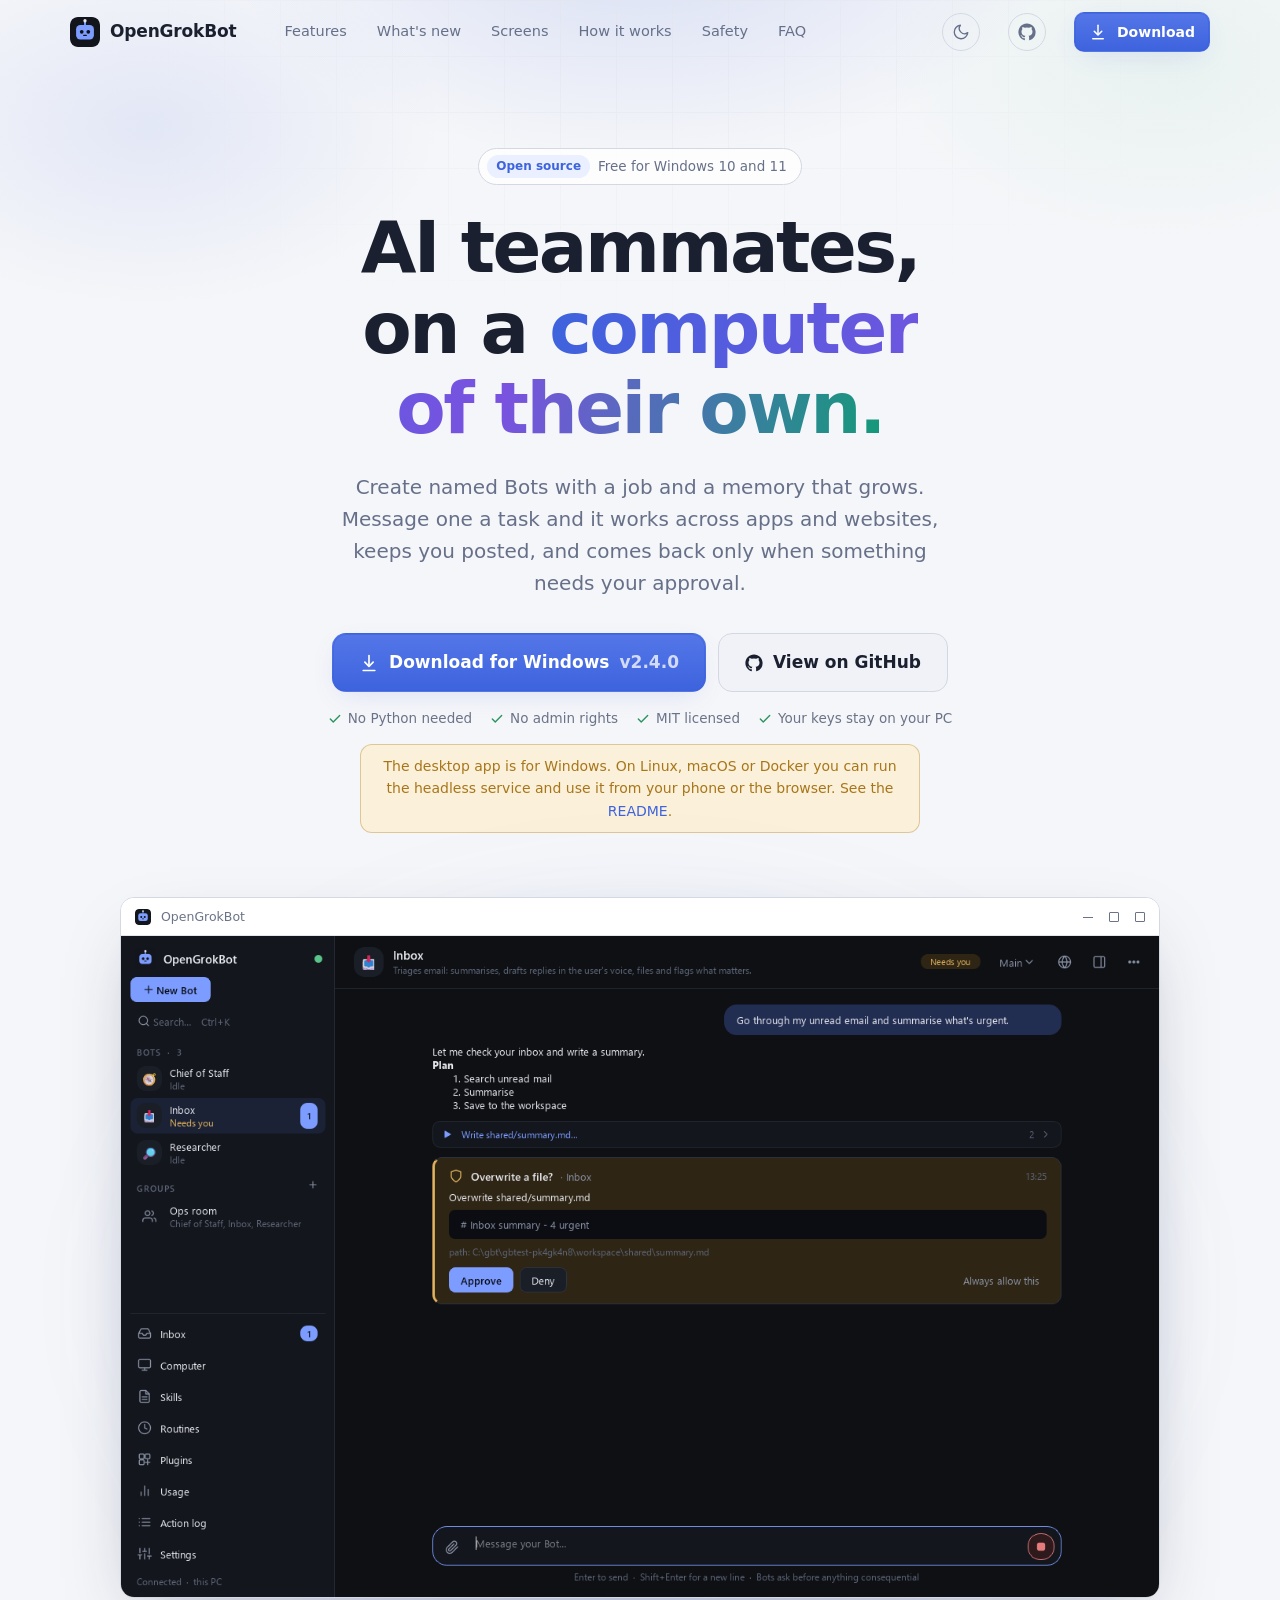
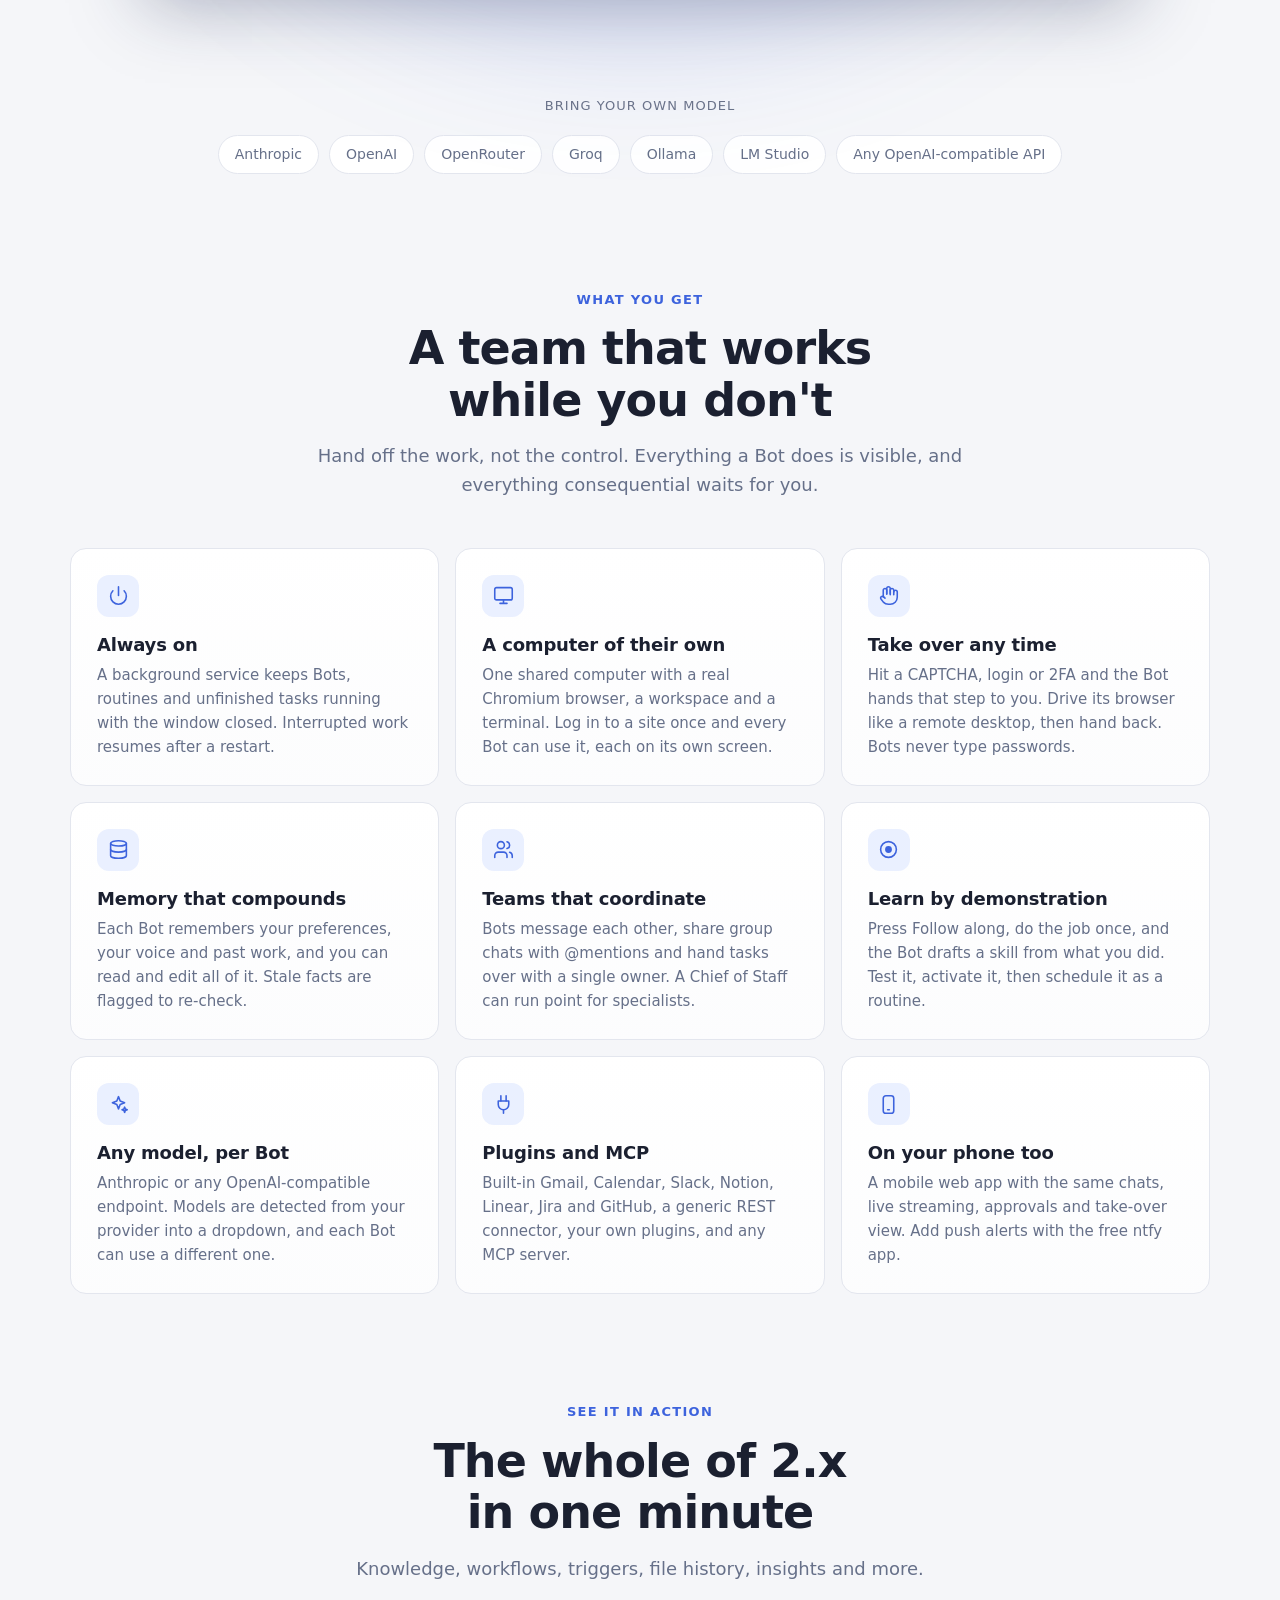
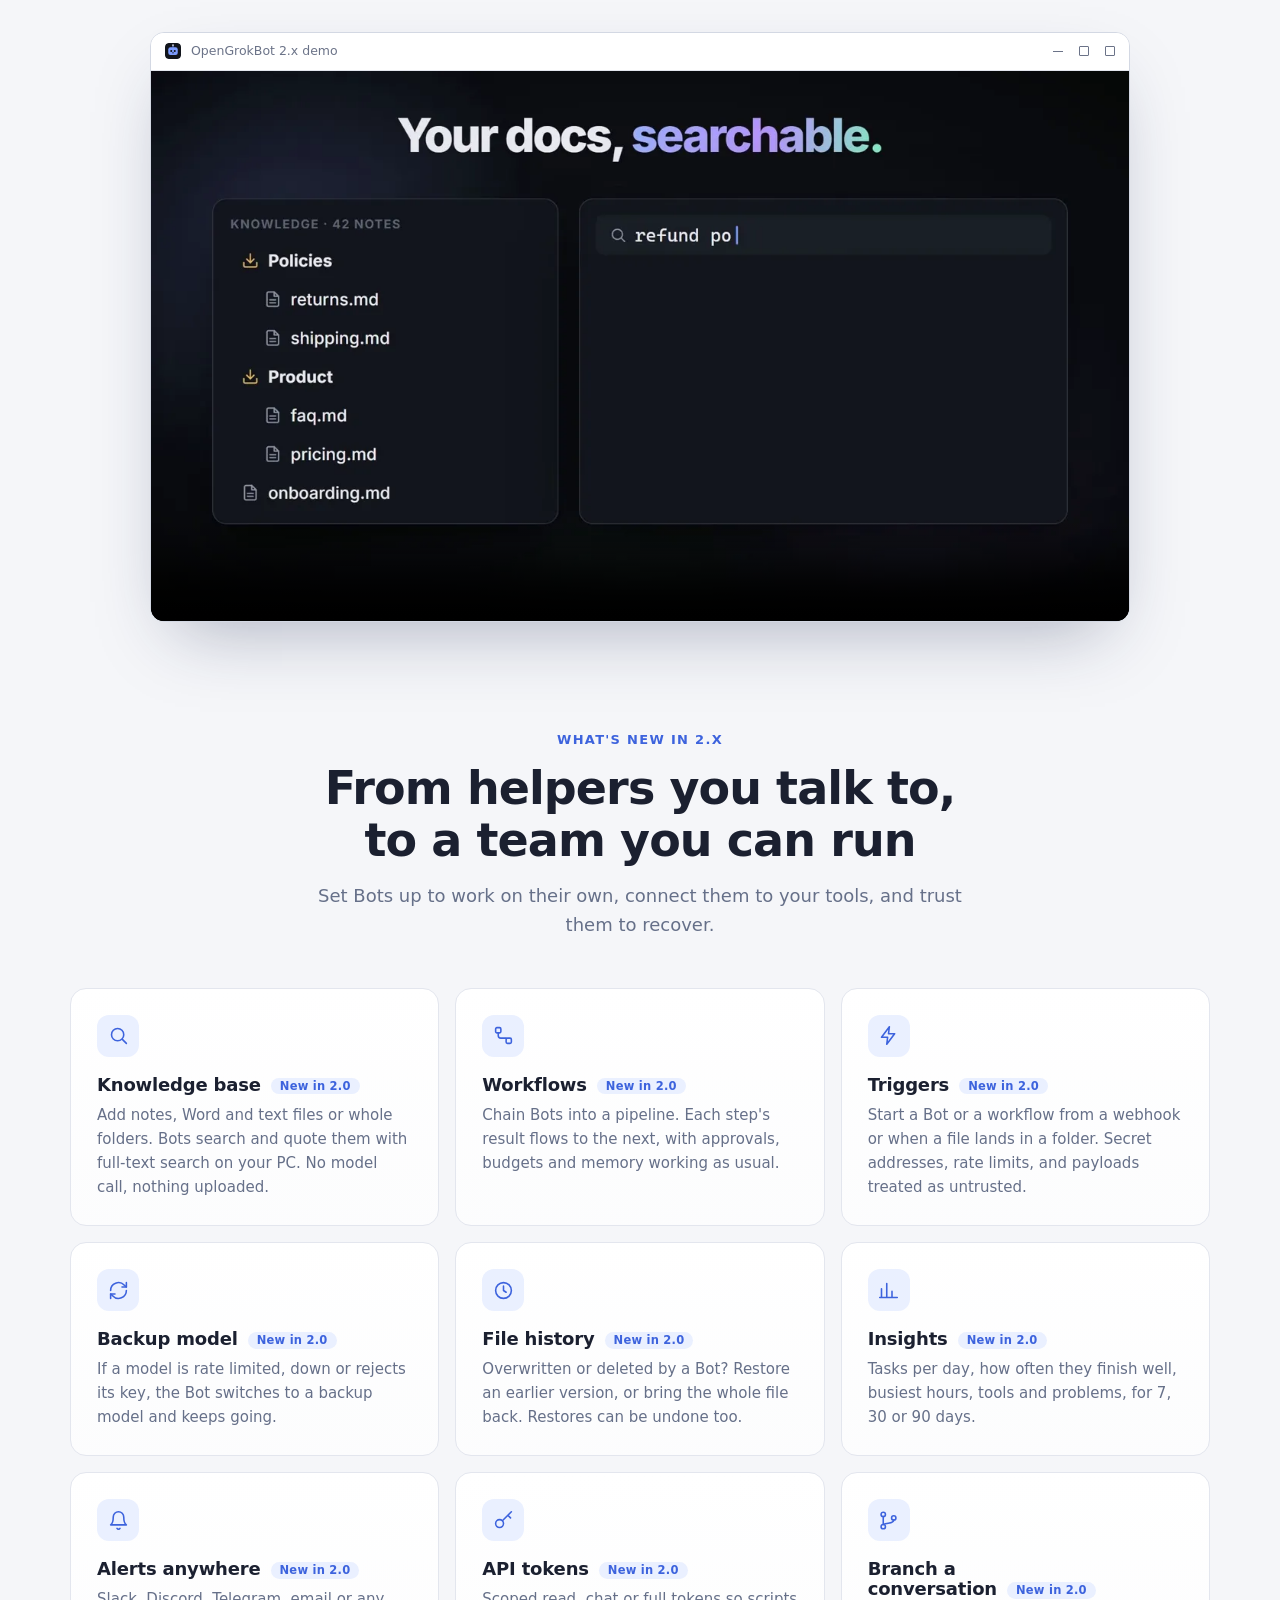
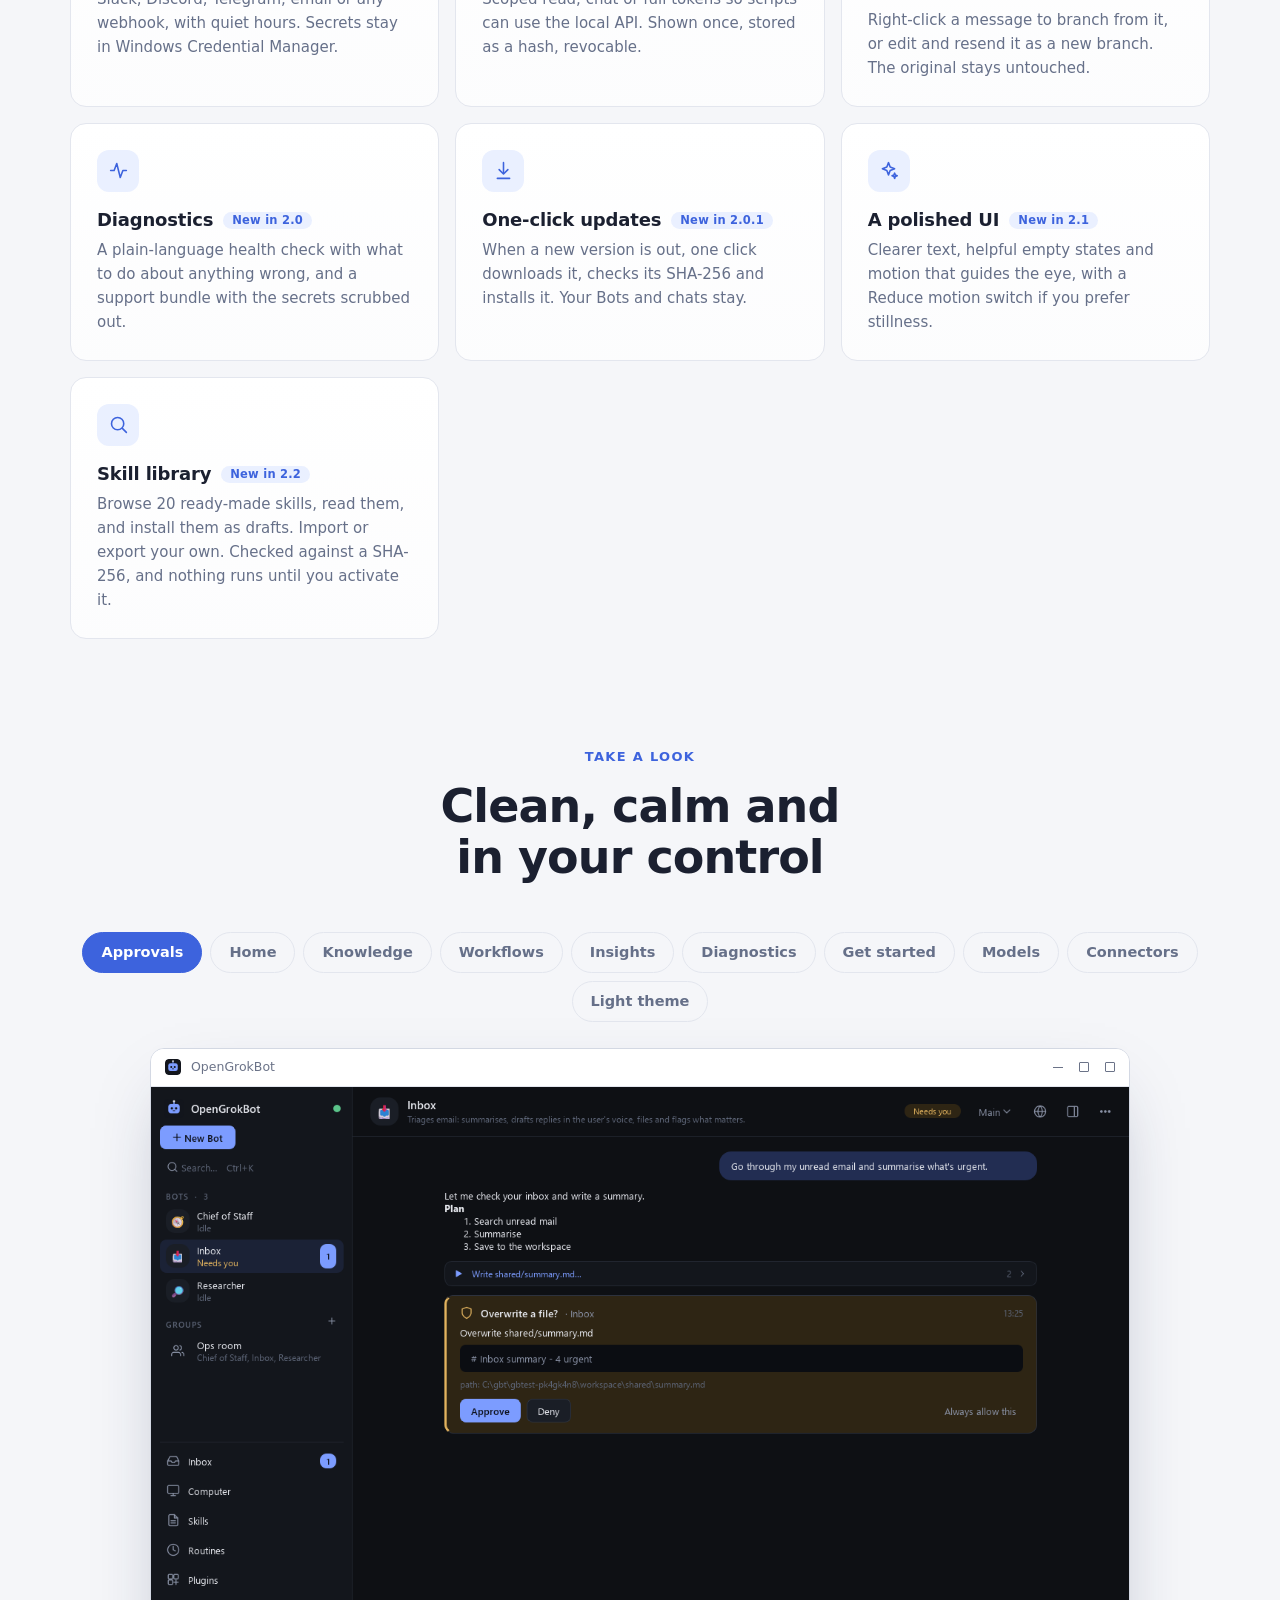
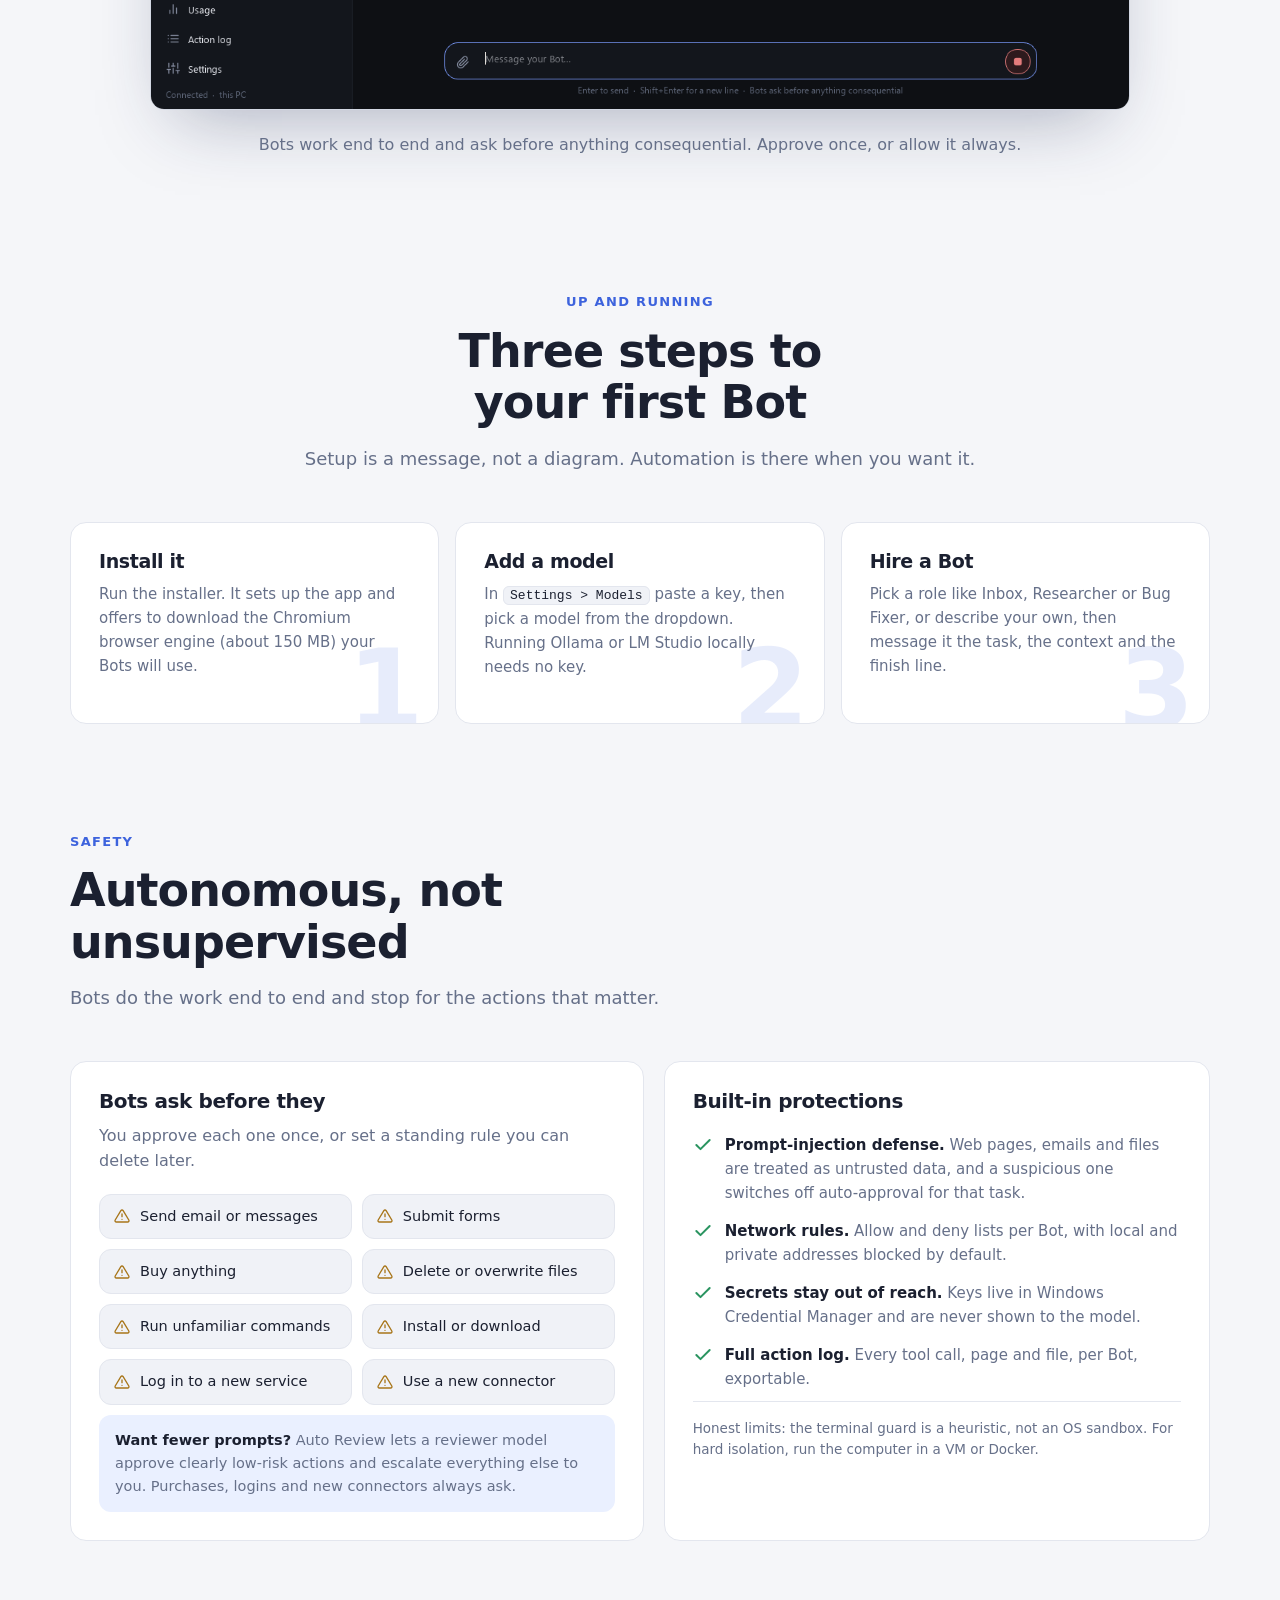
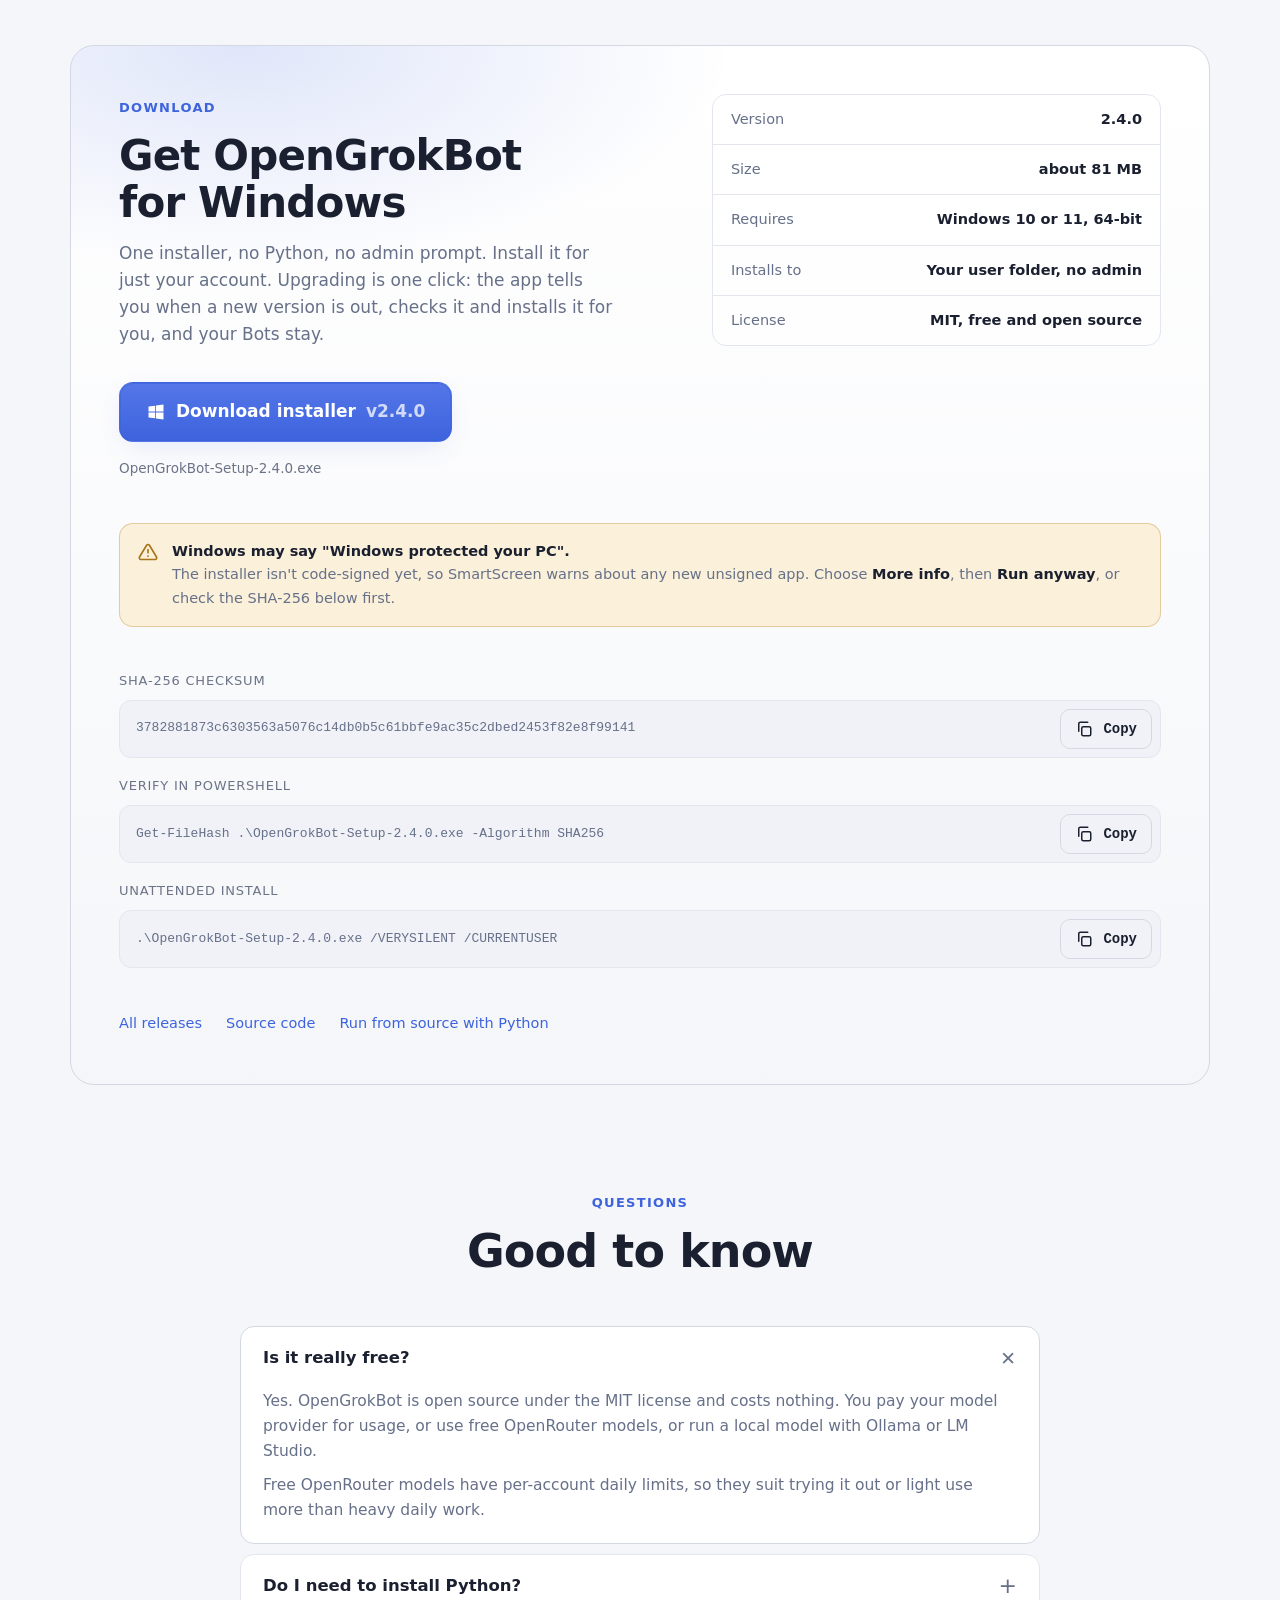
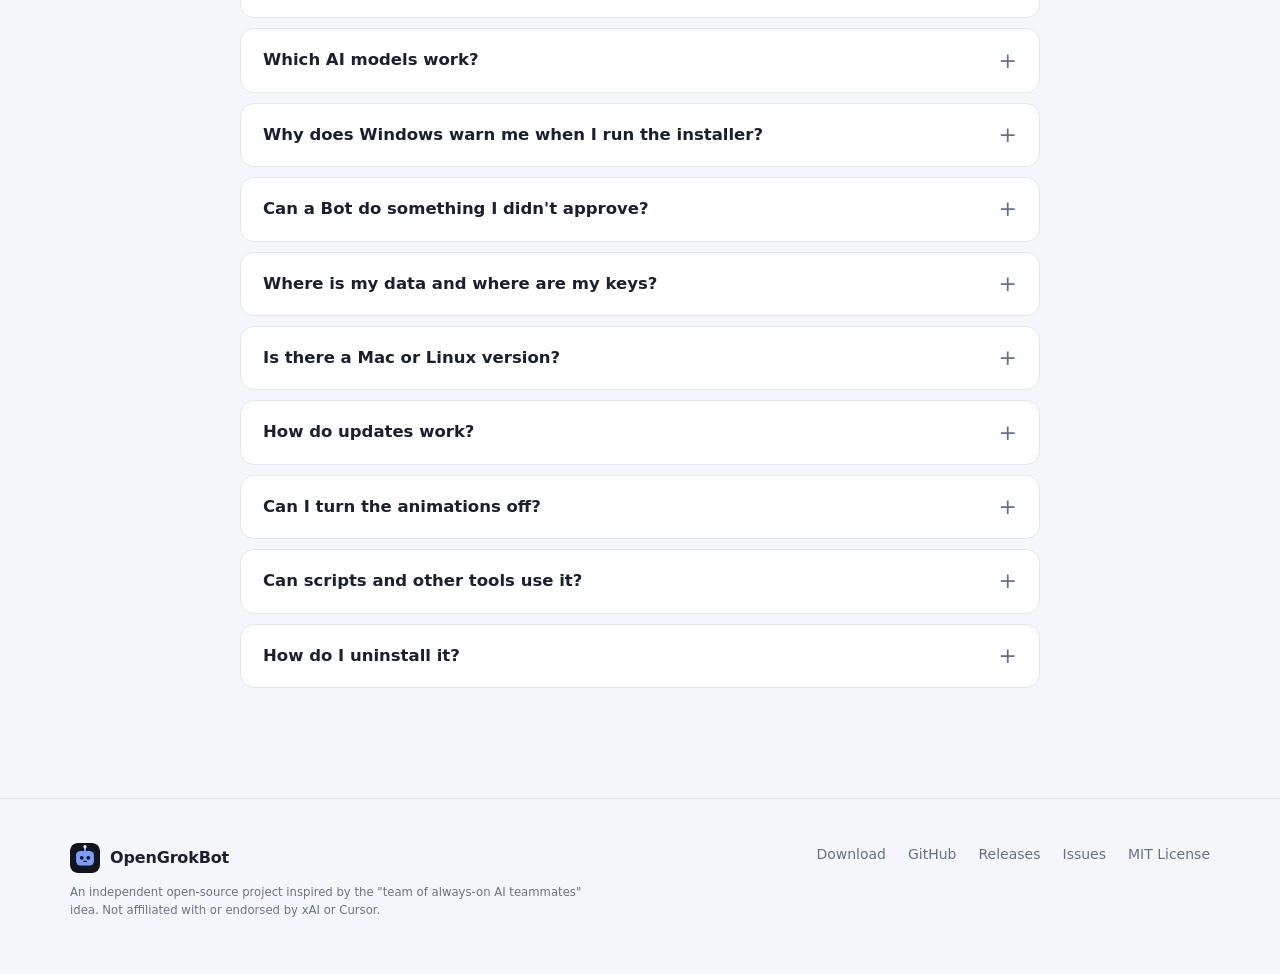
<file: site/index.html>
<!doctype html>
<html lang="en" class="no-js">
<head>
<meta charset="utf-8">
<meta name="viewport" content="width=device-width, initial-scale=1">
<title>OpenGrokBot: AI teammates on a computer of their own</title>
<meta name="description" content="Download OpenGrokBot for Windows. Free, open-source AI teammates (Bots) with a knowledge base, workflows and triggers that work in a real browser on a computer of their own and ask you only when something needs your approval.">
<meta name="theme-color" content="#0e1014" media="(prefers-color-scheme: dark)">
<meta name="theme-color" content="#f5f6f9" media="(prefers-color-scheme: light)">
<link rel="canonical" href="https://crepald-01.github.io/OpenGrokBot/">
<meta property="og:title" content="OpenGrokBot: AI teammates on a computer of their own">
<meta property="og:description" content="Free, open-source Windows app. Named Bots with memory that work across apps and websites and ask before anything consequential.">
<meta property="og:type" content="website">
<meta property="og:url" content="https://crepald-01.github.io/OpenGrokBot/">
<meta property="og:site_name" content="OpenGrokBot">
<meta property="og:image" content="https://crepald-01.github.io/OpenGrokBot/img/og.png">
<meta property="og:image:width" content="1200">
<meta property="og:image:height" content="630">
<meta property="og:image:alt" content="OpenGrokBot: AI teammates on a computer of their own, shown with the Workflows screen">
<meta name="twitter:card" content="summary_large_image">
<meta name="twitter:title" content="OpenGrokBot: AI teammates on a computer of their own">
<meta name="twitter:description" content="Free, open-source Windows app. Named Bots with memory that work across apps and websites and ask before anything consequential.">
<meta name="twitter:image" content="https://crepald-01.github.io/OpenGrokBot/img/og.png">
<link rel="icon" type="image/svg+xml" href="favicon.svg">
<link rel="icon" type="image/png" sizes="32x32" href="icon-32.png">
<link rel="apple-touch-icon" href="apple-touch-icon.png">
<link rel="stylesheet" href="style.css?v=15">
<script>document.documentElement.classList.remove("no-js");</script>
<script type="application/ld+json">
{"@context":"https://schema.org","@type":"SoftwareApplication","name":"OpenGrokBot","applicationCategory":"BusinessApplication","operatingSystem":"Windows 10, Windows 11","description":"Free, open-source AI teammates (Bots) that work in a real browser on a computer of their own and ask you only when something needs your approval.","url":"https://crepald-01.github.io/OpenGrokBot/","downloadUrl":"https://github.com/Crepald-01/OpenGrokBot/releases/latest","softwareVersion":"2.4.0","license":"https://opensource.org/licenses/MIT","offers":{"@type":"Offer","price":"0","priceCurrency":"USD"}}
</script>
</head>
<body>

<!-- icon sprite -->
<svg width="0" height="0" style="position:absolute" aria-hidden="true" focusable="false">
  <defs>
    <symbol id="i-power" viewBox="0 0 24 24"><path d="M12 2v10"/><path d="M18.4 6.6a9 9 0 1 1-12.8 0"/></symbol>
    <symbol id="i-monitor" viewBox="0 0 24 24"><rect x="2" y="3" width="20" height="14" rx="2"/><path d="M8 21h8M12 17v4"/></symbol>
    <symbol id="i-hand" viewBox="0 0 24 24"><path d="M18 11V6a2 2 0 0 0-4 0v5"/><path d="M14 10V4a2 2 0 0 0-4 0v6"/><path d="M10 10.5V6a2 2 0 0 0-4 0v8"/><path d="M18 8a2 2 0 1 1 4 0v6a8 8 0 0 1-8 8h-2c-2.8 0-4.5-.9-5.9-2.4L3.4 16a2 2 0 0 1 3.2-2.4L8 15"/></symbol>
    <symbol id="i-db" viewBox="0 0 24 24"><ellipse cx="12" cy="5" rx="9" ry="3"/><path d="M3 5v14a9 3 0 0 0 18 0V5"/><path d="M3 12a9 3 0 0 0 18 0"/></symbol>
    <symbol id="i-users" viewBox="0 0 24 24"><path d="M16 21v-2a4 4 0 0 0-4-4H6a4 4 0 0 0-4 4v2"/><circle cx="9" cy="7" r="4"/><path d="M22 21v-2a4 4 0 0 0-3-3.87M16 3.13a4 4 0 0 1 0 7.75"/></symbol>
    <symbol id="i-rec" viewBox="0 0 24 24"><circle cx="12" cy="12" r="9"/><circle cx="12" cy="12" r="3" fill="currentColor"/></symbol>
    <symbol id="i-spark" viewBox="0 0 24 24"><path d="M12 3l1.9 5.1L19 10l-5.1 1.9L12 17l-1.9-5.1L5 10l5.1-1.9z"/><path d="M19 15l.8 2.2L22 18l-2.2.8L19 21l-.8-2.2L16 18l2.2-.8z"/></symbol>
    <symbol id="i-plug" viewBox="0 0 24 24"><path d="M9 2v6M15 2v6"/><path d="M6 8h12v4a6 6 0 0 1-12 0z"/><path d="M12 18v4"/></symbol>
    <symbol id="i-phone" viewBox="0 0 24 24"><rect x="6" y="2" width="12" height="20" rx="3"/><path d="M11 18h2"/></symbol>
    <symbol id="i-shield" viewBox="0 0 24 24"><path d="M12 22s8-4 8-10V5l-8-3-8 3v7c0 6 8 10 8 10z"/><path d="M9 12l2 2 4-4"/></symbol>
    <symbol id="i-check" viewBox="0 0 24 24"><path d="M20 6L9 17l-5-5"/></symbol>
    <symbol id="i-down" viewBox="0 0 24 24"><path d="M12 3v12"/><path d="M7 11l5 5 5-5"/><path d="M5 21h14"/></symbol>
    <symbol id="i-warn" viewBox="0 0 24 24"><path d="M10.3 3.9L1.8 18a2 2 0 0 0 1.7 3h17a2 2 0 0 0 1.7-3L13.7 3.9a2 2 0 0 0-3.4 0z"/><path d="M12 9v4M12 17h.01"/></symbol>
    <symbol id="i-copy" viewBox="0 0 24 24"><rect x="9" y="9" width="12" height="12" rx="2"/><path d="M5 15V5a2 2 0 0 1 2-2h10"/></symbol>
    <symbol id="i-moon" viewBox="0 0 24 24"><path d="M21 12.8A9 9 0 1 1 11.2 3a7 7 0 0 0 9.8 9.8z"/></symbol>
    <symbol id="i-search" viewBox="0 0 24 24"><circle cx="11" cy="11" r="7"/><path d="M21 21l-4.3-4.3"/></symbol>
    <symbol id="i-flow" viewBox="0 0 24 24"><rect x="3" y="3" width="6" height="6" rx="1.5"/><rect x="15" y="15" width="6" height="6" rx="1.5"/><path d="M6 9v3a3 3 0 0 0 3 3h6"/></symbol>
    <symbol id="i-bolt" viewBox="0 0 24 24"><path d="M13 2L4 14h7l-1 8 9-12h-7z"/></symbol>
    <symbol id="i-refresh" viewBox="0 0 24 24"><path d="M21 12a9 9 0 0 1-15.5 6.2L3 16"/><path d="M3 12a9 9 0 0 1 15.5-6.2L21 8"/><path d="M3 21v-5h5M21 3v5h-5"/></symbol>
    <symbol id="i-clock" viewBox="0 0 24 24"><circle cx="12" cy="12" r="9"/><path d="M12 7v5l3 2"/></symbol>
    <symbol id="i-chart" viewBox="0 0 24 24"><path d="M4 20V10M10 20V4M16 20v-7M22 20H2"/></symbol>
    <symbol id="i-bell" viewBox="0 0 24 24"><path d="M18 8a6 6 0 0 0-12 0c0 7-3 9-3 9h18s-3-2-3-9"/><path d="M13.7 21a2 2 0 0 1-3.4 0"/></symbol>
    <symbol id="i-key" viewBox="0 0 24 24"><circle cx="7.5" cy="15.5" r="4.5"/><path d="M10.7 12.3L21 2M17 6l3 3"/></symbol>
    <symbol id="i-branch" viewBox="0 0 24 24"><circle cx="6" cy="5" r="2.5"/><circle cx="6" cy="19" r="2.5"/><circle cx="18" cy="9" r="2.5"/><path d="M6 7.5v9M18 11.5c0 4-6 3-12 5"/></symbol>
    <symbol id="i-pulse" viewBox="0 0 24 24"><path d="M3 12h4l3-8 4 16 3-8h4"/></symbol>
    <symbol id="i-menu" viewBox="0 0 24 24"><path d="M4 7h16M4 12h16M4 17h16"/></symbol>
    <symbol id="i-play" viewBox="0 0 24 24"><path fill="currentColor" d="M8 5v14l11-7z"/></symbol>
    <symbol id="i-win" viewBox="0 0 24 24"><path fill="currentColor" stroke="none" d="M3 5.5l8-1.1v7.1H3zM12 4.3l9-1.3v8.5h-9zM3 12.5h8v7.1l-8-1.1zM12 12.5h9V21l-9-1.3z"/></symbol>
    <symbol id="i-gh" viewBox="0 0 24 24"><path fill="currentColor" stroke="none" d="M12 .5C5.65.5.5 5.65.5 12c0 5.08 3.29 9.39 7.86 10.91.58.1.79-.25.79-.56v-2c-3.2.7-3.88-1.54-3.88-1.54-.52-1.33-1.28-1.69-1.28-1.69-1.04-.71.08-.7.08-.7 1.15.08 1.76 1.18 1.76 1.18 1.03 1.76 2.69 1.25 3.35.96.1-.74.4-1.25.73-1.54-2.55-.29-5.24-1.28-5.24-5.69 0-1.26.45-2.28 1.18-3.09-.12-.29-.51-1.46.11-3.04 0 0 .96-.31 3.15 1.18a10.9 10.9 0 0 1 5.74 0c2.19-1.49 3.15-1.18 3.15-1.18.62 1.58.23 2.75.11 3.04.74.81 1.18 1.83 1.18 3.09 0 4.42-2.69 5.39-5.26 5.68.41.36.78 1.06.78 2.14v3.17c0 .31.21.67.8.56A11.5 11.5 0 0 0 23.5 12C23.5 5.65 18.35.5 12 .5z"/></symbol>
  </defs>
</svg>

<header class="nav" id="nav">
  <div class="wrap">
    <a class="brand" href="#top" aria-label="OpenGrokBot home"><img src="favicon.svg" alt="" width="30" height="30">OpenGrokBot</a>
    <nav class="links" id="links" aria-label="Sections">
      <a href="#features">Features</a>
      <a href="#new">What's new</a>
      <a href="#screens">Screens</a>
      <a href="#how">How it works</a>
      <a href="#safety">Safety</a>
      <a href="#faq">FAQ</a>
      <a href="#top" class="only-menu" id="theme2">Switch light / dark theme</a>
    </nav>
    <span class="grow"></span>
    <button class="icon-btn menu-btn" id="menu" type="button" aria-label="Open the menu" aria-expanded="false" aria-controls="links"><svg fill="none" stroke="currentColor" stroke-width="1.8" stroke-linecap="round" stroke-linejoin="round"><use href="#i-menu"/></svg></button>
    <button class="icon-btn" id="theme" type="button" aria-label="Toggle light and dark theme"><svg fill="none" stroke="currentColor" stroke-width="1.8" stroke-linecap="round" stroke-linejoin="round"><use href="#i-moon"/></svg></button>
    <a class="icon-btn" data-repo-link href="https://github.com/Crepald-01/OpenGrokBot" aria-label="OpenGrokBot on GitHub" rel="noopener"><svg><use href="#i-gh"/></svg></a>
    <a class="btn primary sm" data-dl href="#download"><svg fill="none" stroke="currentColor" stroke-width="2" stroke-linecap="round" stroke-linejoin="round"><use href="#i-down"/></svg>Download</a>
  </div>
</header>

<main id="top">
  <!-- hero -->
  <section class="hero" style="padding-top:148px">
    <div class="wrap">
      <span class="pill rv"><b>Open source</b> Free for Windows 10 and 11</span>
      <h1 class="rv" style="--d:.05s">AI teammates, on a <span class="grad">computer of their own.</span></h1>
      <p class="lead rv" style="--d:.1s">Create named Bots with a job and a memory that grows. Message one a task and it works across apps and websites, keeps you posted, and comes back only when something needs your approval.</p>
      <div class="cta rv" style="--d:.15s">
        <a class="btn primary lg" data-dl href="#download"><svg fill="none" stroke="currentColor" stroke-width="2" stroke-linecap="round" stroke-linejoin="round" style="width:20px;height:20px"><use href="#i-down"/></svg>Download for Windows <span data-ver style="opacity:.75;font-weight:550"></span></a>
        <a class="btn lg" data-repo-link href="https://github.com/Crepald-01/OpenGrokBot" rel="noopener"><svg><use href="#i-gh"/></svg>View on GitHub</a>
      </div>
      <p class="meta rv" style="--d:.2s">
        <span><svg fill="none" stroke="currentColor" stroke-width="2.4" stroke-linecap="round" stroke-linejoin="round"><use href="#i-check"/></svg>No Python needed</span>
        <span><svg fill="none" stroke="currentColor" stroke-width="2.4" stroke-linecap="round" stroke-linejoin="round"><use href="#i-check"/></svg>No admin rights</span>
        <span><svg fill="none" stroke="currentColor" stroke-width="2.4" stroke-linecap="round" stroke-linejoin="round"><use href="#i-check"/></svg>MIT licensed</span>
        <span><svg fill="none" stroke="currentColor" stroke-width="2.4" stroke-linecap="round" stroke-linejoin="round"><use href="#i-check"/></svg>Your keys stay on your PC</span>
      </p>
      <p class="os-note" id="osnote">The desktop app is for Windows. On Linux, macOS or Docker you can run the headless service and use it from your phone or the browser. See the <a data-repo-link href="https://github.com/Crepald-01/OpenGrokBot#readme">README</a>.</p>

      <div class="shot-wrap rv" style="--d:.25s" id="heroshot">
        <div class="window">
          <div class="bar"><img src="favicon.svg" alt="" width="16" height="16">OpenGrokBot<span class="ctl" aria-hidden="true"><i></i><i></i><i></i></span></div>
          <img class="shot" src="img/chat-approval.png" width="1320" height="840" alt="OpenGrokBot: the Inbox Bot asks for approval before overwriting a file">
        </div>
      </div>
    </div>
  </section>

  <!-- providers -->
  <div class="strip">
    <div class="wrap rv">
      <small>Bring your own model</small>
      <div class="chips">
        <span class="chip">Anthropic</span><span class="chip">OpenAI</span><span class="chip">OpenRouter</span><span class="chip">Groq</span><span class="chip">Ollama</span><span class="chip">LM Studio</span><span class="chip">Any OpenAI-compatible API</span>
      </div>
    </div>
  </div>

  <!-- features -->
  <section id="features">
    <div class="wrap">
      <div class="sec-head center rv">
        <span class="eyebrow">What you get</span>
        <h2>A team that works while you don't</h2>
        <p>Hand off the work, not the control. Everything a Bot does is visible, and everything consequential waits for you.</p>
      </div>
      <div class="grid3">
        <article class="card rv"><div class="ico"><svg fill="none" stroke="currentColor" stroke-width="1.8" stroke-linecap="round" stroke-linejoin="round"><use href="#i-power"/></svg></div><h3>Always on</h3><p>A background service keeps Bots, routines and unfinished tasks running with the window closed. Interrupted work resumes after a restart.</p></article>
        <article class="card rv" style="--d:.05s"><div class="ico"><svg fill="none" stroke="currentColor" stroke-width="1.8" stroke-linecap="round" stroke-linejoin="round"><use href="#i-monitor"/></svg></div><h3>A computer of their own</h3><p>One shared computer with a real Chromium browser, a workspace and a terminal. Log in to a site once and every Bot can use it, each on its own screen.</p></article>
        <article class="card rv" style="--d:.1s"><div class="ico"><svg fill="none" stroke="currentColor" stroke-width="1.8" stroke-linecap="round" stroke-linejoin="round"><use href="#i-hand"/></svg></div><h3>Take over any time</h3><p>Hit a CAPTCHA, login or 2FA and the Bot hands that step to you. Drive its browser like a remote desktop, then hand back. Bots never type passwords.</p></article>
        <article class="card rv"><div class="ico"><svg fill="none" stroke="currentColor" stroke-width="1.8" stroke-linecap="round" stroke-linejoin="round"><use href="#i-db"/></svg></div><h3>Memory that compounds</h3><p>Each Bot remembers your preferences, your voice and past work, and you can read and edit all of it. Stale facts are flagged to re-check.</p></article>
        <article class="card rv" style="--d:.05s"><div class="ico"><svg fill="none" stroke="currentColor" stroke-width="1.8" stroke-linecap="round" stroke-linejoin="round"><use href="#i-users"/></svg></div><h3>Teams that coordinate</h3><p>Bots message each other, share group chats with @mentions and hand tasks over with a single owner. A Chief of Staff can run point for specialists.</p></article>
        <article class="card rv" style="--d:.1s"><div class="ico"><svg fill="none" stroke="currentColor" stroke-width="1.8" stroke-linecap="round" stroke-linejoin="round"><use href="#i-rec"/></svg></div><h3>Learn by demonstration</h3><p>Press Follow along, do the job once, and the Bot drafts a skill from what you did. Test it, activate it, then schedule it as a routine.</p></article>
        <article class="card rv"><div class="ico"><svg fill="none" stroke="currentColor" stroke-width="1.8" stroke-linecap="round" stroke-linejoin="round"><use href="#i-spark"/></svg></div><h3>Any model, per Bot</h3><p>Anthropic or any OpenAI-compatible endpoint. Models are detected from your provider into a dropdown, and each Bot can use a different one.</p></article>
        <article class="card rv" style="--d:.05s"><div class="ico"><svg fill="none" stroke="currentColor" stroke-width="1.8" stroke-linecap="round" stroke-linejoin="round"><use href="#i-plug"/></svg></div><h3>Plugins and MCP</h3><p>Built-in Gmail, Calendar, Slack, Notion, Linear, Jira and GitHub, a generic REST connector, your own plugins, and any MCP server.</p></article>
        <article class="card rv" style="--d:.1s"><div class="ico"><svg fill="none" stroke="currentColor" stroke-width="1.8" stroke-linecap="round" stroke-linejoin="round"><use href="#i-phone"/></svg></div><h3>On your phone too</h3><p>A mobile web app with the same chats, live streaming, approvals and take-over view. Add push alerts with the free ntfy app.</p></article>
      </div>
    </div>
  </section>

  <!-- demo -->
  <section id="demo">
    <div class="wrap">
      <div class="sec-head center rv">
        <span class="eyebrow">See it in action</span>
        <h2>The whole of 2.x in one minute</h2>
        <p>Knowledge, workflows, triggers, file history, insights and more.</p>
      </div>
      <div class="demo rv">
        <div class="window">
          <div class="bar"><img src="favicon.svg" alt="" width="16" height="16">OpenGrokBot 2.x demo<span class="ctl" aria-hidden="true"><i></i><i></i><i></i></span></div>
          <video controls preload="none" playsinline poster="media/demo-poster.webp" width="1280" height="720" aria-label="A one minute tour of the OpenGrokBot 2 features">
            <source src="media/opengrokbot-demo.mp4" type="video/mp4">
            Your browser can't play this video. <a href="media/opengrokbot-demo.mp4">Download it</a>.
          </video>
        </div>
      </div>
    </div>
  </section>

  <!-- new in 2.x -->
  <section id="new">
    <div class="wrap">
      <div class="sec-head center rv">
        <span class="eyebrow">What's new in 2.x</span>
        <h2>From helpers you talk to, to a team you can run</h2>
        <p>Set Bots up to work on their own, connect them to your tools, and trust them to recover.</p>
      </div>
      <div class="grid3">
        <article class="card rv" style="--d:0.00s"><div class="ico"><svg fill="none" stroke="currentColor" stroke-width="1.8" stroke-linecap="round" stroke-linejoin="round"><use href="#i-search"/></svg></div><h3>Knowledge base<span class="tag">New in 2.0</span></h3><p>Add notes, Word and text files or whole folders. Bots search and quote them with full-text search on your PC. No model call, nothing uploaded.</p></article>
        <article class="card rv" style="--d:0.05s"><div class="ico"><svg fill="none" stroke="currentColor" stroke-width="1.8" stroke-linecap="round" stroke-linejoin="round"><use href="#i-flow"/></svg></div><h3>Workflows<span class="tag">New in 2.0</span></h3><p>Chain Bots into a pipeline. Each step's result flows to the next, with approvals, budgets and memory working as usual.</p></article>
        <article class="card rv" style="--d:0.10s"><div class="ico"><svg fill="none" stroke="currentColor" stroke-width="1.8" stroke-linecap="round" stroke-linejoin="round"><use href="#i-bolt"/></svg></div><h3>Triggers<span class="tag">New in 2.0</span></h3><p>Start a Bot or a workflow from a webhook or when a file lands in a folder. Secret addresses, rate limits, and payloads treated as untrusted.</p></article>
        <article class="card rv" style="--d:0.00s"><div class="ico"><svg fill="none" stroke="currentColor" stroke-width="1.8" stroke-linecap="round" stroke-linejoin="round"><use href="#i-refresh"/></svg></div><h3>Backup model<span class="tag">New in 2.0</span></h3><p>If a model is rate limited, down or rejects its key, the Bot switches to a backup model and keeps going.</p></article>
        <article class="card rv" style="--d:0.05s"><div class="ico"><svg fill="none" stroke="currentColor" stroke-width="1.8" stroke-linecap="round" stroke-linejoin="round"><use href="#i-clock"/></svg></div><h3>File history<span class="tag">New in 2.0</span></h3><p>Overwritten or deleted by a Bot? Restore an earlier version, or bring the whole file back. Restores can be undone too.</p></article>
        <article class="card rv" style="--d:0.10s"><div class="ico"><svg fill="none" stroke="currentColor" stroke-width="1.8" stroke-linecap="round" stroke-linejoin="round"><use href="#i-chart"/></svg></div><h3>Insights<span class="tag">New in 2.0</span></h3><p>Tasks per day, how often they finish well, busiest hours, tools and problems, for 7, 30 or 90 days.</p></article>
        <article class="card rv" style="--d:0.00s"><div class="ico"><svg fill="none" stroke="currentColor" stroke-width="1.8" stroke-linecap="round" stroke-linejoin="round"><use href="#i-bell"/></svg></div><h3>Alerts anywhere<span class="tag">New in 2.0</span></h3><p>Slack, Discord, Telegram, email or any webhook, with quiet hours. Secrets stay in Windows Credential Manager.</p></article>
        <article class="card rv" style="--d:0.05s"><div class="ico"><svg fill="none" stroke="currentColor" stroke-width="1.8" stroke-linecap="round" stroke-linejoin="round"><use href="#i-key"/></svg></div><h3>API tokens<span class="tag">New in 2.0</span></h3><p>Scoped read, chat or full tokens so scripts can use the local API. Shown once, stored as a hash, revocable.</p></article>
        <article class="card rv" style="--d:0.10s"><div class="ico"><svg fill="none" stroke="currentColor" stroke-width="1.8" stroke-linecap="round" stroke-linejoin="round"><use href="#i-branch"/></svg></div><h3>Branch a conversation<span class="tag">New in 2.0</span></h3><p>Right-click a message to branch from it, or edit and resend it as a new branch. The original stays untouched.</p></article>
        <article class="card rv" style="--d:0.00s"><div class="ico"><svg fill="none" stroke="currentColor" stroke-width="1.8" stroke-linecap="round" stroke-linejoin="round"><use href="#i-pulse"/></svg></div><h3>Diagnostics<span class="tag">New in 2.0</span></h3><p>A plain-language health check with what to do about anything wrong, and a support bundle with the secrets scrubbed out.</p></article>
        <article class="card rv" style="--d:0.05s"><div class="ico"><svg fill="none" stroke="currentColor" stroke-width="1.8" stroke-linecap="round" stroke-linejoin="round"><use href="#i-down"/></svg></div><h3>One-click updates<span class="tag">New in 2.0.1</span></h3><p>When a new version is out, one click downloads it, checks its SHA-256 and installs it. Your Bots and chats stay.</p></article>
        <article class="card rv" style="--d:0.10s"><div class="ico"><svg fill="none" stroke="currentColor" stroke-width="1.8" stroke-linecap="round" stroke-linejoin="round"><use href="#i-spark"/></svg></div><h3>A polished UI<span class="tag">New in 2.1</span></h3><p>Clearer text, helpful empty states and motion that guides the eye, with a Reduce motion switch if you prefer stillness.</p></article>
        <article class="card rv" style="--d:0.10s"><div class="ico"><svg fill="none" stroke="currentColor" stroke-width="1.8" stroke-linecap="round" stroke-linejoin="round"><use href="#i-search"/></svg></div><h3>Skill library<span class="tag">New in 2.2</span></h3><p>Browse 20 ready-made skills, read them, and install them as drafts. Import or export your own. Checked against a SHA-256, and nothing runs until you activate it.</p></article>
      </div>
    </div>
  </section>

  <!-- screens -->
  <section id="screens">
    <div class="wrap">
      <div class="sec-head center rv">
        <span class="eyebrow">Take a look</span>
        <h2>Clean, calm and in your control</h2>
      </div>
      <div class="tabs rv" role="tablist" aria-label="Screenshots">
        <button class="tab" role="tab" id="tab-chat-approval" aria-controls="panel" aria-selected="true" tabindex="0" data-img="chat-approval" data-ext="png" data-cap="Bots work end to end and ask before anything consequential. Approve once, or allow it always." data-alt="The Inbox Bot asks for approval before overwriting a file">Approvals</button>
        <button class="tab" role="tab" id="tab-home" aria-controls="panel" aria-selected="false" tabindex="-1" data-img="home" data-ext="webp" data-cap="Your team at a glance: what needs you, who is busy, tokens used this week and a feed of what just happened." data-alt="The Home dashboard with stat tiles, your Bots and recent activity">Home</button>
        <button class="tab" role="tab" id="tab-knowledge" aria-controls="panel" aria-selected="false" tabindex="-1" data-img="knowledge" data-ext="webp" data-cap="Search your documents with full-text search on your own PC. Results show the source with the matching words highlighted." data-alt="The Knowledge page searching documents for a phrase">Knowledge</button>
        <button class="tab" role="tab" id="tab-workflows" aria-controls="panel" aria-selected="false" tabindex="-1" data-img="workflows" data-ext="webp" data-cap="Chain Bots into a pipeline and see every step's result in the run history." data-alt="A workflow of two Bots and its run history">Workflows</button>
        <button class="tab" role="tab" id="tab-insights" aria-controls="panel" aria-selected="false" tabindex="-1" data-img="insights" data-ext="webp" data-cap="How your Bots are doing over time: tasks per day, success rate, busiest hours, tools and problems." data-alt="Insights with tasks per day, busiest hours and a per-Bot table">Insights</button>
        <button class="tab" role="tab" id="tab-diagnostics" aria-controls="panel" aria-selected="false" tabindex="-1" data-img="diagnostics" data-ext="webp" data-cap="A plain-language health check, with what to do about anything that is wrong." data-alt="The Diagnostics page with a list of health checks and fix hints">Diagnostics</button>
        <button class="tab" role="tab" id="tab-welcome" aria-controls="panel" aria-selected="false" tabindex="-1" data-img="welcome" data-ext="png" data-cap="Pick a role or describe your own. A starter team sets up a Chief of Staff and specialists in one group chat." data-alt="The get started screen with role templates">Get started</button>
        <button class="tab" role="tab" id="tab-models" aria-controls="panel" aria-selected="false" tabindex="-1" data-img="models" data-ext="png" data-cap="Choose from the models your provider reports, or type your own. Keys are stored in Windows Credential Manager." data-alt="The Models settings with providers and a default model">Models</button>
        <button class="tab" role="tab" id="tab-plugins" aria-controls="panel" aria-selected="false" tabindex="-1" data-img="plugins" data-ext="png" data-cap="Connectors read freely. Anything that writes or sends asks first, and a Bot only gets a connector once you grant it." data-alt="The Plugins page with connectors">Connectors</button>
        <button class="tab" role="tab" id="tab-light-theme" aria-controls="panel" aria-selected="false" tabindex="-1" data-img="light-theme" data-ext="png" data-cap="Dark by default, with a light theme that switches instantly." data-alt="OpenGrokBot in the light theme">Light theme</button>
      </div>
      <div class="show rv" id="panel" role="tabpanel" aria-labelledby="tab-chat-approval" tabindex="0">
        <div class="window">
          <div class="bar"><img src="favicon.svg" alt="" width="16" height="16">OpenGrokBot<span class="ctl" aria-hidden="true"><i></i><i></i><i></i></span></div>
          <img class="shot" id="showimg" src="img/chat-approval.png" width="1320" height="840" alt="The Inbox Bot asks for approval before overwriting a file" loading="lazy" decoding="async">
        </div>
        <p class="caption" id="showcap" aria-live="polite">Bots work end to end and ask before anything consequential. Approve once, or allow it always.</p>
      </div>
    </div>
  </section>

  <!-- how -->
  <section id="how">
    <div class="wrap">
      <div class="sec-head center rv">
        <span class="eyebrow">Up and running</span>
        <h2>Three steps to your first Bot</h2>
        <p>Setup is a message, not a diagram. Automation is there when you want it.</p>
      </div>
      <div class="steps">
        <div class="step rv"><h3>Install it</h3><p>Run the installer. It sets up the app and offers to download the Chromium browser engine (about 150 MB) your Bots will use.</p></div>
        <div class="step rv" style="--d:.05s"><h3>Add a model</h3><p>In <code>Settings &gt; Models</code> paste a key, then pick a model from the dropdown. Running Ollama or LM Studio locally needs no key.</p></div>
        <div class="step rv" style="--d:.1s"><h3>Hire a Bot</h3><p>Pick a role like Inbox, Researcher or Bug Fixer, or describe your own, then message it the task, the context and the finish line.</p></div>
      </div>
    </div>
  </section>

  <!-- safety -->
  <section id="safety">
    <div class="wrap">
      <div class="sec-head rv">
        <span class="eyebrow">Safety</span>
        <h2>Autonomous, not unsupervised</h2>
        <p>Bots do the work end to end and stop for the actions that matter.</p>
      </div>
      <div class="safety">
        <div class="panel rv">
          <h3>Bots ask before they</h3>
          <p>You approve each one once, or set a standing rule you can delete later.</p>
          <ul class="ask">
            <li><svg fill="none" stroke="currentColor" stroke-width="2" stroke-linecap="round" stroke-linejoin="round"><use href="#i-warn"/></svg>Send email or messages</li>
            <li><svg fill="none" stroke="currentColor" stroke-width="2" stroke-linecap="round" stroke-linejoin="round"><use href="#i-warn"/></svg>Submit forms</li>
            <li><svg fill="none" stroke="currentColor" stroke-width="2" stroke-linecap="round" stroke-linejoin="round"><use href="#i-warn"/></svg>Buy anything</li>
            <li><svg fill="none" stroke="currentColor" stroke-width="2" stroke-linecap="round" stroke-linejoin="round"><use href="#i-warn"/></svg>Delete or overwrite files</li>
            <li><svg fill="none" stroke="currentColor" stroke-width="2" stroke-linecap="round" stroke-linejoin="round"><use href="#i-warn"/></svg>Run unfamiliar commands</li>
            <li><svg fill="none" stroke="currentColor" stroke-width="2" stroke-linecap="round" stroke-linejoin="round"><use href="#i-warn"/></svg>Install or download</li>
            <li><svg fill="none" stroke="currentColor" stroke-width="2" stroke-linecap="round" stroke-linejoin="round"><use href="#i-warn"/></svg>Log in to a new service</li>
            <li><svg fill="none" stroke="currentColor" stroke-width="2" stroke-linecap="round" stroke-linejoin="round"><use href="#i-warn"/></svg>Use a new connector</li>
          </ul>
          <p class="note"><b>Want fewer prompts?</b> Auto Review lets a reviewer model approve clearly low-risk actions and escalate everything else to you. Purchases, logins and new connectors always ask.</p>
        </div>
        <div class="panel rv" style="--d:.07s">
          <h3>Built-in protections</h3>
          <ul class="checks">
            <li><svg fill="none" stroke="currentColor" stroke-width="2.4" stroke-linecap="round" stroke-linejoin="round"><use href="#i-check"/></svg><span><b>Prompt-injection defense.</b> Web pages, emails and files are treated as untrusted data, and a suspicious one switches off auto-approval for that task.</span></li>
            <li><svg fill="none" stroke="currentColor" stroke-width="2.4" stroke-linecap="round" stroke-linejoin="round"><use href="#i-check"/></svg><span><b>Network rules.</b> Allow and deny lists per Bot, with local and private addresses blocked by default.</span></li>
            <li><svg fill="none" stroke="currentColor" stroke-width="2.4" stroke-linecap="round" stroke-linejoin="round"><use href="#i-check"/></svg><span><b>Secrets stay out of reach.</b> Keys live in Windows Credential Manager and are never shown to the model.</span></li>
            <li><svg fill="none" stroke="currentColor" stroke-width="2.4" stroke-linecap="round" stroke-linejoin="round"><use href="#i-check"/></svg><span><b>Full action log.</b> Every tool call, page and file, per Bot, exportable.</span></li>
          </ul>
          <p class="honest">Honest limits: the terminal guard is a heuristic, not an OS sandbox. For hard isolation, run the computer in a VM or Docker.</p>
        </div>
      </div>
    </div>
  </section>

  <!-- download -->
  <section id="download">
    <div class="wrap">
      <div class="dl rv">
        <div>
          <span class="eyebrow">Download</span>
          <h2 style="margin-top:12px">Get OpenGrokBot for Windows</h2>
          <p class="lead">One installer, no Python, no admin prompt. Install it for just your account. Upgrading is one click: the app tells you when a new version is out, checks it and installs it for you, and your Bots stay.</p>
          <div class="cta">
            <a class="btn primary lg" data-dl href="#download"><svg style="width:20px;height:20px"><use href="#i-win"/></svg>Download installer <span data-ver style="opacity:.75;font-weight:550"></span></a>
          </div>
          <p class="meta" style="justify-content:flex-start"><span id="dlname">OpenGrokBot-Setup.exe</span></p>
        </div>
        <ul class="facts">
          <li><span>Version</span><span data-ver-plain>2.4.0</span></li>
          <li><span>Size</span><span data-size>about 83 MB</span></li>
          <li><span>Requires</span><span>Windows 10 or 11, 64-bit</span></li>
          <li><span>Installs to</span><span>Your user folder, no admin</span></li>
          <li><span>License</span><span>MIT, free and open source</span></li>
        </ul>

        <div class="smart">
          <svg fill="none" stroke="currentColor" stroke-width="2" stroke-linecap="round" stroke-linejoin="round"><use href="#i-warn"/></svg>
          <div>
            <b>Windows may say "Windows protected your PC".</b>
            <p>The installer isn't code-signed yet, so SmartScreen warns about any new unsigned app. Choose <b>More info</b>, then <b>Run anyway</b>, or check the SHA-256 below first.</p>
          </div>
        </div>

        <div class="hash">
          <label for="sha">SHA-256 checksum</label>
          <div class="code"><code id="sha">3782881873c6303563a5076c14db0b5c61bbfe9ac35c2dbed2453f82e8f99141</code>
            <button class="btn sm" type="button" data-copy="sha"><svg fill="none" stroke="currentColor" stroke-width="2" stroke-linecap="round" stroke-linejoin="round"><use href="#i-copy"/></svg><span>Copy</span></button></div>
          <label for="verify" style="margin-top:18px">Verify in PowerShell</label>
          <div class="code"><code id="verify">Get-FileHash .\OpenGrokBot-Setup-2.4.0.exe -Algorithm SHA256</code>
            <button class="btn sm" type="button" data-copy="verify"><svg fill="none" stroke="currentColor" stroke-width="2" stroke-linecap="round" stroke-linejoin="round"><use href="#i-copy"/></svg><span>Copy</span></button></div>
          <label for="silent" style="margin-top:18px">Unattended install</label>
          <div class="code"><code id="silent">.\OpenGrokBot-Setup-2.4.0.exe /VERYSILENT /CURRENTUSER</code>
            <button class="btn sm" type="button" data-copy="silent"><svg fill="none" stroke="currentColor" stroke-width="2" stroke-linecap="round" stroke-linejoin="round"><use href="#i-copy"/></svg><span>Copy</span></button></div>
        </div>

        <div class="alt">
          <a data-repo-link data-path="/releases" href="https://github.com/Crepald-01/OpenGrokBot/releases" rel="noopener">All releases</a>
          <a data-repo-link href="https://github.com/Crepald-01/OpenGrokBot" rel="noopener">Source code</a>
          <a data-repo-link data-path="#quick-start" href="https://github.com/Crepald-01/OpenGrokBot#quick-start" rel="noopener">Run from source with Python</a>
        </div>
      </div>
    </div>
  </section>

  <!-- faq -->
  <section id="faq">
    <div class="wrap">
      <div class="sec-head center rv"><span class="eyebrow">Questions</span><h2>Good to know</h2></div>
      <div class="faq">
        <details class="rv" open><summary>Is it really free?</summary><div class="a"><p>Yes. OpenGrokBot is open source under the MIT license and costs nothing. You pay your model provider for usage, or use free OpenRouter models, or run a local model with Ollama or LM Studio.</p><p>Free OpenRouter models have per-account daily limits, so they suit trying it out or light use more than heavy daily work.</p></div></details>
        <details class="rv"><summary>Do I need to install Python?</summary><div class="a"><p>No. The installer includes everything the app needs. The only extra download is the Chromium browser engine (about 150 MB), which the installer offers during setup.</p></div></details>
        <details class="rv"><summary>Which AI models work?</summary><div class="a"><p>Anthropic, and any OpenAI-compatible endpoint: OpenAI, OpenRouter, Groq, Ollama, LM Studio, vLLM and more. Pick a model that supports tool calling, and a vision model for Bots that browse, since they work from screenshots.</p></div></details>
        <details class="rv"><summary>Why does Windows warn me when I run the installer?</summary><div class="a"><p>The installer is not code-signed yet, and SmartScreen shows a warning for new unsigned apps. Choose <b>More info</b> then <b>Run anyway</b>. To be sure the file is the one published here, compare its SHA-256 checksum with the one in the download section.</p></div></details>
        <details class="rv"><summary>Can a Bot do something I didn't approve?</summary><div class="a"><p>Sending, submitting, buying, deleting, running unfamiliar commands, installing, logging in and granting new connectors all ask first. The terminal guard is a heuristic and not an operating-system sandbox, so for hard isolation run the computer in a VM or Docker. Only install plugins you trust, since code plugins run with your permissions.</p></div></details>
        <details class="rv"><summary>Where is my data and where are my keys?</summary><div class="a"><p>Conversations, memory, skills and the shared workspace are in <code>%APPDATA%\OpenGrokBot</code> on your PC. API keys and connector tokens are stored in Windows Credential Manager, never in files or the database.</p></div></details>
        <details class="rv"><summary>Is there a Mac or Linux version?</summary><div class="a"><p>The desktop app is built for Windows. The headless service also runs on Linux, macOS and Docker, and you can use it from any browser or from the mobile web app.</p></div></details>
        <details class="rv"><summary>How do updates work?</summary><div class="a"><p>The app checks GitHub for a new release every few hours (switch it off in Settings &gt; App). When one is out, Home shows an <b>Update now</b> card. It downloads the installer, checks it against the SHA-256 GitHub lists, closes the app, installs over the old version and opens it again. Your Bots, chats and settings are kept. Nothing is downloaded until you press the button.</p></div></details>
        <details class="rv"><summary>Can I turn the animations off?</summary><div class="a"><p>Yes. <b>Settings &gt; App &gt; Reduce motion</b> switches every animation off at once.</p></div></details>
        <details class="rv"><summary>Can scripts and other tools use it?</summary><div class="a"><p>Yes. The background service has a local HTTP API. Make a scoped <b>read</b>, <b>chat</b> or <b>full</b> token in Settings &gt; API access, or point a webhook trigger at a Bot. See <a data-repo-link data-path="/blob/main/docs/API.md" href="https://github.com/Crepald-01/OpenGrokBot/blob/main/docs/API.md" rel="noopener">docs/API.md</a>.</p></div></details>
        <details class="rv"><summary>How do I uninstall it?</summary><div class="a"><p>Use <b>Settings &gt; Apps</b> in Windows. The uninstaller stops the background service and asks whether to keep or delete your Bots and settings. Keys saved in Credential Manager are not removed.</p></div></details>
      </div>
    </div>
  </section>
</main>

<footer>
  <div class="wrap">
    <div>
      <a class="brand" href="#top"><img src="favicon.svg" alt="" width="30" height="30">OpenGrokBot</a>
      <small>An independent open-source project inspired by the "team of always-on AI teammates" idea. Not affiliated with or endorsed by xAI or Cursor.</small>
    </div>
    <nav aria-label="Footer">
      <a href="#download">Download</a>
      <a data-repo-link href="https://github.com/Crepald-01/OpenGrokBot" rel="noopener">GitHub</a>
      <a data-repo-link data-path="/releases" href="https://github.com/Crepald-01/OpenGrokBot/releases" rel="noopener">Releases</a>
      <a data-repo-link data-path="/issues" href="https://github.com/Crepald-01/OpenGrokBot/issues" rel="noopener">Issues</a>
      <a data-repo-link data-path="/blob/main/LICENSE" href="https://github.com/Crepald-01/OpenGrokBot/blob/main/LICENSE" rel="noopener">MIT License</a>
    </nav>
    <p class="visits" id="visits" hidden><b id="visits-n">0</b> visitors <span class="sr">counted anonymously by a third-party service</span><small class="vnote">Counted by a third-party service (it sees your IP address like any website you visit; only a number is kept).</small></p>
  </div>
</footer>

<script src="app.js?v=15"></script>
</body>
</html>
</file>
<file: site/style.css>
/* OpenGrokBot download site. Tokens mirror the desktop app's theme (ui/theme.py). */
:root {
  --bg: #0e1014; --panel: #13161c; --panel2: #1a1e26; --raised: #20252f;
  --line: #232832; --line2: #2d3340;
  --text: #e8eaf0; --muted: #8a92a6; --faint: #5d6577;
  --accent: #7c9cff; --accent-hi: #98b2ff; --accent-text: #0b0e16; --accent-soft: #1a2240;
  --ok: #5bc48a; --warn: #e3b45f; --warn-bg: #2e2514;
  --glow: rgba(124, 156, 255, .22); --shadow: 0 30px 80px -20px rgba(0, 0, 0, .7);
  --nav-bg: rgba(14, 16, 20, .72);
  --radius: 16px;
  --font: "Segoe UI Variable Text", "Segoe UI", Inter, system-ui, -apple-system, Roboto, "Helvetica Neue", Arial, sans-serif;
  --mono: "Cascadia Code", "Cascadia Mono", ui-monospace, SFMono-Regular, Menlo, Consolas, monospace;
  color-scheme: dark;
}
@media (prefers-color-scheme: light) {
  :root:not([data-theme="dark"]) {
    --bg: #f5f6f9; --panel: #ffffff; --panel2: #f0f2f7; --raised: #e8ebf2;
    --line: #e3e6ee; --line2: #d3d8e3;
    --text: #1b2030; --muted: #667089; --faint: #98a0b3;
    --accent: #3d63dd; --accent-hi: #5476e8; --accent-text: #ffffff; --accent-soft: #eaf0ff;
    --ok: #2a9460; --warn: #a8761a; --warn-bg: #fbf0d9;
    --glow: rgba(61, 99, 221, .16); --shadow: 0 30px 70px -25px rgba(30, 40, 80, .35);
    --nav-bg: rgba(245, 246, 249, .78); --g1: #3d63dd; --g2: #7a52e0; --g3: #139a78;
    color-scheme: light;
  }
}
:root[data-theme="dark"] { --g1: var(--accent-hi); --g2: #b79cff; --g3: #7be0c0; }
:root[data-theme="light"] {
  --bg: #f5f6f9; --panel: #ffffff; --panel2: #f0f2f7; --raised: #e8ebf2;
  --line: #e3e6ee; --line2: #d3d8e3;
  --text: #1b2030; --muted: #667089; --faint: #98a0b3;
  --accent: #3d63dd; --accent-hi: #5476e8; --accent-text: #ffffff; --accent-soft: #eaf0ff;
  --ok: #2a9460; --warn: #a8761a; --warn-bg: #fbf0d9;
  --glow: rgba(61, 99, 221, .16); --shadow: 0 30px 70px -25px rgba(30, 40, 80, .35);
  --nav-bg: rgba(245, 246, 249, .78); --g1: #3d63dd; --g2: #7a52e0; --g3: #139a78;
  color-scheme: light;
}

*, *::before, *::after { box-sizing: border-box; }
html { scroll-behavior: smooth; scroll-padding-top: 76px; }
body {
  margin: 0; background: var(--bg); color: var(--text); font-family: var(--font);
  font-size: 16px; line-height: 1.6; -webkit-font-smoothing: antialiased; overflow-x: hidden;
}
img { max-width: 100%; display: block; }
a { color: var(--accent); text-decoration: none; }
a:hover { color: var(--accent-hi); }
h1, h2, h3 { line-height: 1.12; margin: 0; letter-spacing: -.02em; text-wrap: balance; }
p { margin: 0; }
.wrap { width: min(1140px, 100% - 40px); margin-inline: auto; }
.sr { position: absolute; width: 1px; height: 1px; overflow: hidden; clip: rect(0 0 0 0); white-space: nowrap; }
:focus-visible { outline: 2px solid var(--accent); outline-offset: 3px; border-radius: 8px; }

/* ---------- nav ---------- */
.nav {
  position: fixed; inset: 0 0 auto 0; z-index: 50; background: transparent;
  border-bottom: 1px solid transparent; transition: background .25s, border-color .25s, backdrop-filter .25s;
}
.nav.scrolled { background: var(--nav-bg); border-color: var(--line); backdrop-filter: blur(14px) saturate(1.3); -webkit-backdrop-filter: blur(14px) saturate(1.3); }
.nav .wrap { display: flex; align-items: center; height: 64px; gap: 28px; }
.brand { display: flex; align-items: center; gap: 10px; color: var(--text); font-weight: 650; font-size: 17px; letter-spacing: -.01em; }
.brand img { width: 30px; height: 30px; border-radius: 8px; }
.brand:hover { color: var(--text); }
.links { display: flex; gap: 6px; margin-left: 8px; }
.links a { color: var(--muted); font-size: 14.5px; padding: 6px 12px; border-radius: 999px; transition: color .15s, background .15s; }
.links a:hover { color: var(--text); background: color-mix(in srgb, var(--text) 7%, transparent); }
.nav .grow { flex: 1; }
.icon-btn {
  display: inline-grid; place-items: center; width: 38px; height: 38px; border-radius: 999px; border: 1px solid var(--line2);
  background: transparent; color: var(--muted); cursor: pointer; transition: color .15s, background .15s, border-color .15s;
}
.icon-btn:hover { color: var(--text); background: var(--panel2); }
.icon-btn svg { width: 18px; height: 18px; }
@media (max-width: 820px) { .links { display: none; } }

/* ---------- buttons ---------- */
.btn {
  display: inline-flex; align-items: center; justify-content: center; gap: 10px; border-radius: 12px; border: 1px solid var(--line2);
  background: var(--panel2); color: var(--text); font: inherit; font-weight: 600; font-size: 15px; padding: 11px 18px; cursor: pointer;
  transition: transform .15s, background .15s, border-color .15s, box-shadow .15s;
}
.btn:hover { background: var(--raised); color: var(--text); transform: translateY(-1px); }
.btn svg { width: 18px; height: 18px; flex: none; }
.btn.primary {
  background: linear-gradient(180deg, var(--accent-hi), var(--accent)); color: var(--accent-text); border-color: transparent;
  box-shadow: 0 8px 28px -8px var(--glow), 0 0 0 1px color-mix(in srgb, var(--accent) 60%, transparent) inset;
}
.btn.primary:hover { color: var(--accent-text); box-shadow: 0 12px 36px -8px var(--accent), 0 0 0 1px color-mix(in srgb, var(--accent) 60%, transparent) inset; }
.btn.lg { padding: 15px 26px; font-size: 17px; border-radius: 14px; }
.btn.sm { padding: 8px 14px; font-size: 14px; border-radius: 10px; }

/* ---------- hero ---------- */
.hero { position: relative; padding: 148px 0 40px; text-align: center; isolation: isolate; overflow-x: clip; }
.hero::before {
  content: ""; position: absolute; inset: -10% -10% auto -10%; height: 760px; z-index: -1;
  background:
    radial-gradient(600px 340px at 50% 12%, var(--glow), transparent 70%),
    radial-gradient(420px 260px at 18% 38%, color-mix(in srgb, var(--accent) 10%, transparent), transparent 70%),
    radial-gradient(420px 260px at 84% 30%, rgba(91, 196, 138, .08), transparent 70%);
}
.hero::after {
  content: ""; position: absolute; inset: 0 0 auto 0; height: 640px; z-index: -1; opacity: .5;
  background-image: linear-gradient(var(--line) 1px, transparent 1px), linear-gradient(90deg, var(--line) 1px, transparent 1px);
  background-size: 56px 56px;
  mask-image: radial-gradient(ellipse 60% 70% at 50% 0%, #000 20%, transparent 75%);
  -webkit-mask-image: radial-gradient(ellipse 60% 70% at 50% 0%, #000 20%, transparent 75%);
}
.pill {
  display: inline-flex; align-items: center; gap: 8px; font-size: 13.5px; color: var(--muted); padding: 6px 14px 6px 8px; border-radius: 999px;
  border: 1px solid var(--line2); background: color-mix(in srgb, var(--panel) 80%, transparent);
}
.pill b { background: var(--accent-soft); color: var(--accent); font-weight: 650; font-size: 12px; padding: 2px 9px; border-radius: 999px; }
.hero h1 { font-size: clamp(38px, 6.4vw, 72px); font-weight: 760; margin: 22px auto 0; max-width: 17ch; letter-spacing: -.035em; }
.grad { background: linear-gradient(100deg, var(--g1, var(--accent-hi)), var(--g2, #b79cff) 55%, var(--g3, #7be0c0)); -webkit-background-clip: text; background-clip: text; color: transparent; }
.hero .lead { font-size: clamp(17px, 2vw, 20px); color: var(--muted); max-width: 640px; margin: 22px auto 0; }
.cta { display: flex; flex-wrap: wrap; gap: 12px; justify-content: center; margin-top: 34px; }
.meta { margin-top: 16px; font-size: 13.5px; color: var(--faint); display: flex; flex-wrap: wrap; gap: 6px 18px; justify-content: center; }
.meta span { display: inline-flex; align-items: center; gap: 6px; }
.meta svg { width: 14px; height: 14px; color: var(--ok); }
.os-note { display: none; margin: 14px auto 0; max-width: 560px; font-size: 14px; color: var(--warn); background: var(--warn-bg); border: 1px solid color-mix(in srgb, var(--warn) 35%, transparent); border-radius: 12px; padding: 10px 14px; }
.os-note.show { display: block; }

/* window frame */
.shot-wrap { position: relative; margin: 64px auto 0; width: min(1040px, 100%); perspective: 1600px; }
.shot-wrap::before {
  content: ""; position: absolute; inset: 8% 6% -6%; background: var(--glow); filter: blur(70px); border-radius: 50%; z-index: -1;
}
.window {
  border-radius: 14px; overflow: hidden; border: 1px solid var(--line2); background: var(--panel); box-shadow: var(--shadow), 0 0 0 1px rgba(255,255,255,.02) inset;
}
.window .bar { display: flex; align-items: center; gap: 10px; height: 38px; padding: 0 14px; background: var(--panel); border-bottom: 1px solid var(--line); font-size: 12.5px; color: var(--faint); }
.window .bar img { width: 16px; height: 16px; border-radius: 4px; }
.window .bar .ctl { margin-left: auto; display: flex; gap: 16px; color: var(--faint); }
.window .bar .ctl i { display: block; width: 10px; height: 10px; border: 1.5px solid currentColor; border-radius: 1px; }
.window .bar .ctl i:first-child { border: 0; border-bottom: 1.5px solid currentColor; height: 6px; border-radius: 0; }
.window img.shot { width: 100%; height: auto; background: var(--bg); }
.hero .window { transform: rotateX(4deg) scale(.985); transform-origin: 50% 0; transition: transform .8s cubic-bezier(.2, .7, .2, 1); }
.hero .shot-wrap.in .window { transform: none; }

/* provider strip */
.strip { padding: 54px 0 8px; text-align: center; }
.strip small { color: var(--faint); font-size: 13px; letter-spacing: .08em; text-transform: uppercase; }
.chips { display: flex; flex-wrap: wrap; gap: 10px; justify-content: center; margin-top: 18px; }
.chip { font-size: 14px; color: var(--muted); border: 1px solid var(--line); background: var(--panel); border-radius: 999px; padding: 7px 16px; }

/* ---------- sections ---------- */
section { padding: 104px 0 0; }
.eyebrow { color: var(--accent); font-size: 13px; font-weight: 650; letter-spacing: .1em; text-transform: uppercase; }
.sec-head { max-width: 680px; margin-bottom: 48px; }
.sec-head.center { text-align: center; margin-inline: auto; }
.sec-head h2 { font-size: clamp(30px, 4.4vw, 46px); font-weight: 740; margin-top: 12px; }
.sec-head p { color: var(--muted); font-size: 18px; margin-top: 16px; }

/* feature grid */
.grid3 { display: grid; grid-template-columns: repeat(3, 1fr); gap: 16px; }
.card {
  position: relative; background: linear-gradient(180deg, var(--panel), color-mix(in srgb, var(--panel) 70%, var(--bg)));
  border: 1px solid var(--line); border-radius: var(--radius); padding: 26px; transition: border-color .2s, transform .2s, box-shadow .2s;
}
.card:hover { border-color: var(--line2); transform: translateY(-3px); box-shadow: 0 18px 40px -22px var(--glow); }
.card .ico { width: 42px; height: 42px; border-radius: 12px; display: grid; place-items: center; background: var(--accent-soft); color: var(--accent); margin-bottom: 18px; }
.card .ico svg { width: 21px; height: 21px; }
.card h3 { font-size: 18px; font-weight: 650; letter-spacing: -.01em; }
.card p { color: var(--muted); font-size: 15px; margin-top: 8px; }
@media (max-width: 900px) { .grid3 { grid-template-columns: repeat(2, 1fr); } }
@media (max-width: 600px) { .grid3 { grid-template-columns: 1fr; } }

/* showcase tabs */
.tabs { display: flex; flex-wrap: wrap; gap: 8px; justify-content: center; margin-bottom: 26px; }
.tab {
  font: inherit; font-size: 14.5px; font-weight: 550; color: var(--muted); background: transparent; border: 1px solid var(--line); border-radius: 999px;
  padding: 8px 18px; cursor: pointer; transition: all .15s;
}
.tab:hover { color: var(--text); border-color: var(--line2); }
.tab[aria-selected="true"] { color: var(--accent-text); background: var(--accent); border-color: var(--accent); }
.show { position: relative; width: min(980px, 100%); margin-inline: auto; }
.show .window img.shot { transition: opacity .25s; }
.show .caption { text-align: center; color: var(--muted); margin-top: 22px; min-height: 52px; font-size: 16px; }

/* steps */
.steps { display: grid; grid-template-columns: repeat(3, 1fr); gap: 16px; counter-reset: s; }
.step { background: var(--panel); border: 1px solid var(--line); border-radius: var(--radius); padding: 28px; position: relative; overflow: hidden; }
.step::before {
  counter-increment: s; content: counter(s); position: absolute; right: 20px; bottom: -22px; font-size: 110px; font-weight: 800; line-height: 1; letter-spacing: -.05em;
  color: color-mix(in srgb, var(--accent) 12%, transparent);
}
.step h3 { font-size: 19px; font-weight: 650; }
.step p { color: var(--muted); margin-top: 10px; font-size: 15px; position: relative; }
.step { padding-bottom: 44px; }
.step code { font-family: var(--mono); font-size: 13px; background: var(--panel2); border: 1px solid var(--line); border-radius: 6px; padding: 1px 6px; color: var(--text); }
@media (max-width: 820px) { .steps { grid-template-columns: 1fr; } }

/* safety */
.safety { display: grid; grid-template-columns: 1.05fr 1fr; gap: 20px; align-items: stretch; }
.panel { background: var(--panel); border: 1px solid var(--line); border-radius: var(--radius); padding: 28px; }
.panel h3 { font-size: 20px; font-weight: 650; }
.panel > p { color: var(--muted); margin-top: 10px; }
.ask { list-style: none; padding: 0; margin: 20px 0 0; display: grid; grid-template-columns: 1fr 1fr; gap: 10px; }
.ask li { display: flex; align-items: center; gap: 10px; background: var(--panel2); border: 1px solid var(--line); border-radius: 12px; padding: 10px 14px; font-size: 14.5px; }
.ask li svg { width: 16px; height: 16px; color: var(--warn); flex: none; }
.checks { list-style: none; padding: 0; margin: 20px 0 0; display: grid; gap: 14px; }
.checks li { display: flex; gap: 12px; color: var(--muted); font-size: 15px; }
.checks li b { color: var(--text); font-weight: 600; }
.checks li svg { width: 20px; height: 20px; color: var(--ok); flex: none; margin-top: 2px; }
.note { margin-top: 20px; font-size: 14.5px; color: var(--muted); background: var(--accent-soft); border-radius: 12px; padding: 14px 16px; }
.note b { color: var(--text); }
.honest { margin-top: 20px; font-size: 13.5px; color: var(--faint); border-top: 1px solid var(--line); padding-top: 16px; }
@media (max-width: 860px) { .safety { grid-template-columns: 1fr; } .ask { grid-template-columns: 1fr; } }

/* download */
.dl {
  position: relative; overflow: hidden; border-radius: 24px; border: 1px solid var(--line2); padding: 48px;
  background: radial-gradient(700px 320px at 15% 0%, var(--glow), transparent 70%), linear-gradient(180deg, var(--panel), var(--bg));
  display: grid; grid-template-columns: 1.1fr .9fr; gap: 44px;
}
.dl h2 { font-size: clamp(30px, 4vw, 42px); font-weight: 740; }
.dl .lead { color: var(--muted); font-size: 17px; margin-top: 14px; max-width: 46ch; }
.dl .cta { justify-content: flex-start; }
.facts { list-style: none; margin: 0; padding: 0; display: grid; gap: 0; border: 1px solid var(--line); border-radius: 14px; overflow: hidden; background: color-mix(in srgb, var(--panel) 80%, transparent); align-self: start; }
.facts li { display: flex; justify-content: space-between; gap: 18px; padding: 13px 18px; font-size: 14.5px; border-bottom: 1px solid var(--line); }
.facts li:last-child { border: 0; }
.facts span:first-child { color: var(--muted); }
.facts span:last-child { text-align: right; font-weight: 550; }
.hash { grid-column: 1 / -1; }
.hash label { display: block; font-size: 13px; color: var(--faint); letter-spacing: .06em; text-transform: uppercase; margin-bottom: 8px; }
.code {
  display: flex; align-items: center; gap: 10px; background: var(--panel2); border: 1px solid var(--line); border-radius: 12px; padding: 8px 8px 8px 16px;
  font-family: var(--mono); font-size: 13px; color: var(--muted); overflow: hidden;
}
.code code { flex: 1; overflow-x: auto; white-space: nowrap; scrollbar-width: none; }
.code code::-webkit-scrollbar { display: none; }
.code + .code, .hash .code + label { margin-top: 10px; }
.smart {
  grid-column: 1 / -1; display: flex; gap: 14px; background: var(--warn-bg); border: 1px solid color-mix(in srgb, var(--warn) 30%, transparent);
  border-radius: 14px; padding: 16px 18px; color: var(--text); font-size: 14.5px;
}
.smart svg { width: 20px; height: 20px; color: var(--warn); flex: none; margin-top: 2px; }
.smart p { color: var(--muted); }
.smart b { color: var(--text); }
.alt { grid-column: 1 / -1; display: flex; flex-wrap: wrap; gap: 8px 24px; font-size: 14.5px; color: var(--muted); }
@media (max-width: 880px) { .dl { grid-template-columns: 1fr; padding: 30px 22px; gap: 28px; } }

/* faq */
.faq { max-width: 800px; margin-inline: auto; display: grid; gap: 10px; }
details { background: var(--panel); border: 1px solid var(--line); border-radius: 14px; transition: border-color .2s; }
details[open] { border-color: var(--line2); }
summary { list-style: none; cursor: pointer; padding: 18px 22px; font-weight: 600; font-size: 16.5px; display: flex; justify-content: space-between; align-items: center; gap: 16px; }
summary::-webkit-details-marker { display: none; }
summary::after { content: "+"; font-size: 22px; font-weight: 400; color: var(--muted); transition: transform .2s; line-height: 1; }
details[open] summary::after { transform: rotate(45deg); }
details .a { padding: 0 22px 20px; color: var(--muted); font-size: 15.5px; }
details .a p + p { margin-top: 10px; }
details .a code { font-family: var(--mono); font-size: 13px; background: var(--panel2); border: 1px solid var(--line); border-radius: 6px; padding: 1px 6px; color: var(--text); }

/* footer */
footer { margin-top: 110px; border-top: 1px solid var(--line); padding: 44px 0 56px; color: var(--faint); font-size: 14px; }
footer .wrap { display: flex; flex-wrap: wrap; gap: 20px 40px; justify-content: space-between; align-items: flex-start; }
footer .brand { font-size: 16px; }
footer nav { display: flex; flex-wrap: wrap; gap: 8px 22px; }
footer nav a { color: var(--muted); }
footer nav a:hover { color: var(--text); }
footer small { display: block; max-width: 520px; margin-top: 10px; line-height: 1.55; }

/* reveal */
.rv { opacity: 0; transform: translateY(18px); transition: opacity .7s cubic-bezier(.2, .7, .2, 1), transform .7s cubic-bezier(.2, .7, .2, 1); transition-delay: var(--d, 0s); }
.rv.in { opacity: 1; transform: none; }
.no-js .rv { opacity: 1; transform: none; }
@media (prefers-reduced-motion: reduce) {
  html { scroll-behavior: auto; }
  .rv, .hero .window { opacity: 1 !important; transform: none !important; transition: none !important; }
}
@media (max-width: 520px) {
  .nav .wrap { gap: 10px; }
  .nav .brand { font-size: 16px; }
  .nav a.icon-btn { display: none; }
}
@media (max-width: 600px) {
  .hero { padding-top: 118px; }
  section { padding-top: 80px; }
  .btn.lg { width: 100%; }
  .cta { flex-direction: column; align-items: stretch; }
}

footer .visits { margin: 0; width: 100%; font-size: 13px; color: var(--faint); }
footer .visits b { color: var(--muted); font-variant-numeric: tabular-nums; }

/* ---------- 2.x additions ---------- */
:root { --faint: #7d869b; }
@media (prefers-color-scheme: light) { :root:not([data-theme="dark"]) { --faint: #6b7388; } }
:root[data-theme="light"] { --faint: #6b7388; }
.card h3 .tag {
  display: inline-block; margin-left: 10px; padding: 2px 9px; border-radius: 999px; font-size: 11.5px; font-weight: 650; letter-spacing: .02em;
  color: var(--accent); background: var(--accent-soft); vertical-align: middle; white-space: nowrap;
}
#new .card { display: flex; flex-direction: column; }
#new .card:hover .ico { background: var(--accent); color: var(--accent-text); }
#new .card .ico { transition: background .2s, color .2s, transform .2s; }
#new .card:hover .ico { transform: rotate(-6deg) scale(1.05); }
.demo { width: min(980px, 100%); margin-inline: auto; }
.demo video { display: block; width: 100%; height: auto; aspect-ratio: 16 / 9; background: #000; }
.menu-btn { display: none; }
@media (max-width: 820px) {
  .menu-btn { display: inline-grid; }
  .links {
    display: none; position: absolute; left: 0; right: 0; top: 64px; flex-direction: column; gap: 2px; margin: 0; padding: 10px 16px 16px;
    background: var(--panel); border-bottom: 1px solid var(--line); box-shadow: 0 24px 40px -24px rgba(0,0,0,.6);
  }
  .links.open { display: flex; animation: menu-in .2s ease-out; }
  .links a { padding: 12px 14px; font-size: 16px; }
  .nav { position: fixed; }
}
@keyframes menu-in { from { opacity: 0; transform: translateY(-6px); } to { opacity: 1; transform: none; } }
.tabs { gap: 8px; }
@media (max-width: 700px) { .tabs { flex-wrap: nowrap; overflow-x: auto; justify-content: flex-start; padding-bottom: 8px; scrollbar-width: thin; } .tab { white-space: nowrap; flex: none; } }
.show .window img.shot { min-height: 120px; }
footer .visits .vnote { display: block; margin-top: 4px; font-size: 12px; color: var(--faint); }
.only-menu { display: none; }
@media (max-width: 820px) { .only-menu { display: block; border-top: 1px solid var(--line); margin-top: 6px; padding-top: 14px !important; } }
@media (max-width: 460px) { #theme { display: none; } .nav .wrap { gap: 8px; } .nav .brand { font-size: 15px; gap: 8px; } }
</file>
